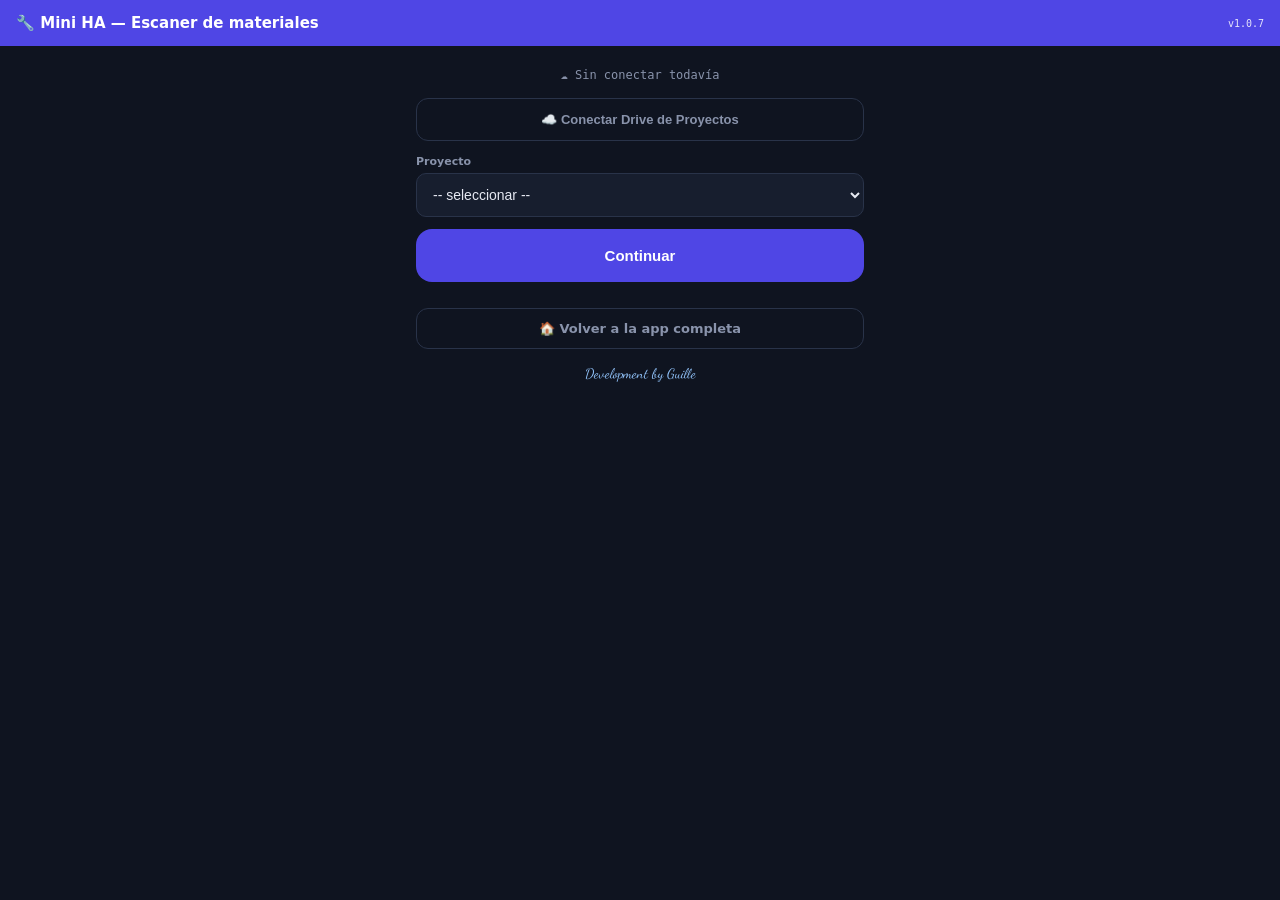
<file: escaner.html>
<!DOCTYPE html>
<html lang="es">
<head>
<meta charset="UTF-8">
<meta name="viewport" content="width=device-width, initial-scale=1.0, maximum-scale=1.0">
<title>Mini HA — Escaner de materiales</title>
<link rel="manifest" href="manifest-escaner.json">
<link rel="preconnect" href="https://fonts.googleapis.com">
<link rel="preconnect" href="https://fonts.gstatic.com" crossorigin>
<link rel="stylesheet" href="https://fonts.googleapis.com/css2?family=Dancing+Script:wght@700&display=swap">
<style>
  :root{
    --acc:#4f46e5; --acc-dark:#3730a3;
    --bg:#0f1420; --card:#171e2e; --border:#293349;
    --ink:#e6e9f2; --sub:#8993ab; --ok:#16a34a; --bad:#dc2626; --dev:#f59e0b; --sig:#93c5fd;
  }
  *{box-sizing:border-box;}
  body{margin:0; font-family:'Inter',system-ui,sans-serif; background:var(--bg); color:var(--ink);}
  .topbar{background:var(--acc); color:#fff; padding:14px 16px; display:flex; justify-content:space-between; align-items:center; position:sticky; top:0; z-index:5;}
  .topbar .name{font-weight:700; font-size:15px;}
  .topbar .ver{font-family:monospace; font-size:10px; opacity:.85;}
  .screen{display:none; flex-direction:column; padding:16px; max-width:480px; margin:0 auto;}
  .screen.on{display:flex;}

  .proybar{background:var(--card); border:1px solid var(--border); border-radius:12px; padding:10px 14px; margin-bottom:14px; display:flex; justify-content:space-between; align-items:center;}
  .proybar .pnom{font-weight:700; font-size:13px;}
  .proybar .pcambiar{font-size:11px; color:var(--sub); cursor:pointer; text-decoration:underline;}

  #reader{width:100%; aspect-ratio:1/1; background:#000; border-radius:16px; overflow:hidden; position:relative;}
  #reader video{width:100%; height:100%; object-fit:cover;}
  .marco{position:absolute; left:17%; right:17%; top:34%; bottom:34%; border:3px solid var(--dev); border-radius:8px; pointer-events:none;}
  .hint{text-align:center; color:var(--sub); font-size:12px; font-family:monospace; margin:10px 0 16px;}

  .manual{display:flex; gap:8px; margin-bottom:14px;}
  .manual input{flex:1; padding:12px; border-radius:10px; border:1.5px solid var(--border); font-size:14px; background:var(--card); color:var(--ink);}
  .manual button{padding:12px 16px; border-radius:10px; border:none; background:var(--acc); color:#fff; font-weight:600;}

  .prod-hit{background:var(--card); border:1px solid var(--border); border-radius:14px; padding:14px; margin-bottom:14px;}
  .prod-hit .cod{font-family:monospace; font-size:11px; color:var(--sub);}
  .prod-hit h3{margin:4px 0 0; font-size:16px; color:var(--ink);}
  .prod-hit .st{font-size:12px; color:var(--sub); margin-top:3px;}

  .fg{margin-bottom:12px;}
  .fg label{display:block; font-size:11px; color:var(--sub); font-weight:600; margin-bottom:5px;}
  .fg input, .fg select{width:100%; padding:12px; border-radius:10px; border:1.5px solid var(--border); font-size:14px; background:var(--card); color:var(--ink);}

  .bigbtn{padding:18px; border-radius:16px; border:none; color:#fff; font-weight:700; font-size:15px; margin-bottom:10px; cursor:pointer; width:100%;}
  .bigbtn.add{background:var(--acc);}
  .bigbtn.neu{background:#334155;}
  .ghostbtn{padding:13px; border-radius:12px; border:1.5px solid var(--border); background:transparent; color:var(--sub); font-weight:600; font-size:13px; cursor:pointer; width:100%;}

  .salir{margin-top:16px; padding:12px; border-radius:12px; border:1.5px solid var(--border); background:transparent; color:var(--sub); font-weight:700; font-size:13px; cursor:pointer; width:100%; text-align:center; text-decoration:none; display:block;}
  .signature{text-align:center; font-family:'Dancing Script',cursive; color:var(--sig); font-size:14px; padding:16px 0 6px;}
</style>
</head>
<body>

<div class="topbar"><span class="name">🔧 Mini HA — Escaner de materiales</span><span class="ver" id="verLabel">v1.0.0</span></div>

<!-- PANTALLA 0: elegir proyecto -->
<div class="screen on" id="s0">
  <div class="hint" id="driveStatusProy" style="margin-top:6px">☁️ Sin conectar todavía</div>
  <button class="ghostbtn" style="margin-bottom:14px" onclick="conectarProyectosManual()">☁️ Conectar Drive de Proyectos</button>
  <div class="fg"><label>Proyecto</label>
    <select id="sel-proyecto"><option value="">-- conectá Drive primero --</option></select>
  </div>
  <button class="bigbtn add" onclick="elegirProyecto()">Continuar</button>
  <a class="salir" href="index.html">🏠 Volver a la app completa</a>
  <div class="signature">Development by Guille</div>
</div>

<!-- PANTALLA 1: escaneo -->
<div class="screen" id="s1">
  <div class="proybar">
    <span class="pnom" id="proyActualNombre"></span>
    <span class="pcambiar" onclick="cambiarProyecto()">Cambiar</span>
  </div>

  <div id="reader"><div class="marco"></div></div>
  <div class="hint" id="camHint">Apuntá al código de barras del material</div>

  <div class="manual">
    <input id="manualEan" type="text" inputmode="numeric" placeholder="O ingresá el código manualmente">
    <button onclick="procesarCodigo(document.getElementById('manualEan').value.trim())">Ir</button>
  </div>
  <div class="hint" id="driveStatusStock">☁️ Stock: sin conectar</div>
  <button class="ghostbtn" onclick="conectarStock()">☁️ Conectar Drive (Stock)</button>
</div>

<!-- PANTALLA 2: material encontrado en stock -->
<div class="screen" id="s2">
  <div class="prod-hit">
    <div class="cod" id="s2cod"></div>
    <h3 id="s2nombre"></h3>
    <div class="st" id="s2stock"></div>
  </div>
  <div class="fg"><label>Cantidad usada</label><input id="f-cant" type="number" min="1" value="1" inputmode="numeric"></div>
  <button class="bigbtn add" onclick="confirmarUso()">✅ Registrar uso en el proyecto</button>
  <button class="ghostbtn" onclick="volverAEscanear()">Cancelar</button>
</div>

<!-- PANTALLA 2b: EAN no encontrado en stock de Logistica -->
<div class="screen" id="s2b">
  <div class="prod-hit">
    <div class="cod" id="s2bean"></div>
    <div class="st">No está en el stock de VSS Logística</div>
  </div>
  <div class="fg"><label>Nombre del material</label><input id="f-libre-nombre" placeholder="Ej: Tornillo autoperforante"></div>
  <div class="fg"><label>Cantidad usada</label><input id="f-libre-cant" type="number" min="1" value="1" inputmode="numeric"></div>
  <button class="bigbtn neu" onclick="confirmarUsoLibre()">Registrar como material libre</button>
  <div class="hint" style="margin-top:4px">Se agrega al proyecto sin descontar stock de Logística.</div>
  <button class="ghostbtn" onclick="volverAEscanear()">Cancelar</button>
</div>

<!-- PANTALLA 3: confirmación -->
<div class="screen" id="s3">
  <div class="prod-hit" style="border-color:var(--ok); border-width:1.5px;">
    <div class="cod">✓ Registrado</div>
    <h3 id="s3resumen"></h3>
  </div>
  <button class="bigbtn add" onclick="volverAEscanear()">Escanear otro</button>
</div>

<script src="https://accounts.google.com/gsi/client" async defer></script>
<script src="drive-sync.js"></script>
<script src="drive-sync-stock.js"></script>
<script>
const SKEY = 'mini-ha';
const APP_VERSION = '1.0.7';
document.getElementById('verLabel').textContent = 'v' + APP_VERSION;
if('serviceWorker' in navigator){ navigator.serviceWorker.register('sw.js'); }

function getDB(){
  try{ var d = JSON.parse(localStorage.getItem(SKEY)); return d || {}; }catch(e){ return {}; }
}
function saveDB(db){ localStorage.setItem(SKEY, JSON.stringify(db)); }
function genId(){ return 'x'+Date.now().toString(36)+Math.random().toString(36).slice(2,8); }
function nuevoUUID(){
  if(crypto.randomUUID) return crypto.randomUUID();
  return 'xxxxxxxx-xxxx-4xxx-yxxx-xxxxxxxxxxxx'.replace(/[xy]/g, function(c){
    var r = Math.random()*16|0, v = c==='x'?r:(r&0x3|0x8);
    return v.toString(16);
  });
}
function today(){
  var d=new Date();
  return d.getFullYear()+'-'+String(d.getMonth()+1).padStart(2,'0')+'-'+String(d.getDate()).padStart(2,'0');
}

// ---- Stock de Logistica (EAN -> componente) ----
function stockDe(db, cid){
  var st=0;
  (db.movimientos||[]).forEach(function(m){
    var mcid=m.cid||m.compId;
    if(mcid===cid) st += m.tipo==='Entrada' ? (parseFloat(m.cant)||0) : -(parseFloat(m.cant)||0);
  });
  return st;
}
function mergeStockRemoto(db, remote){
  if(!remote) return;
  db.componentes = db.componentes || [];
  db.movimientos = db.movimientos || [];
  db.config = db.config || {};
  var byId={}; db.componentes.forEach(function(c){byId[c.id]=c;});
  (remote.componentes||[]).forEach(function(rc){
    var local=byId[rc.id];
    if(!local){ db.componentes.push(rc); byId[rc.id]=rc; }
    else if((rc.lastModified||0) > (local.lastModified||0)){ Object.assign(local, rc); }
  });
  var movIds={}; db.movimientos.forEach(function(m){movIds[m.id]=true;});
  (remote.movimientos||[]).forEach(function(rm){
    if(!movIds[rm.id]){ db.movimientos.push(rm); movIds[rm.id]=true; }
  });
}
function stockBackupPayload(db){
  return {
    componentes: db.componentes||[],
    movimientos: db.movimientos||[],
    config: {
      destinosSalida: (db.config&&db.config.destinosSalida)||[],
      origenesEntrada: (db.config&&db.config.origenesEntrada)||[],
      motivosSalida: (db.config&&db.config.motivosSalida)||[]
    },
    updatedAt: Date.now()
  };
}

// Cache local liviano del stock de Logistica, separado del DB de Mini HA
var _stockLocal = { componentes: [], movimientos: [] };
function stockGetLocal(){
  try{ return JSON.parse(localStorage.getItem('vsslog_stock_cache'))||{componentes:[],movimientos:[]}; }catch(e){ return {componentes:[],movimientos:[]}; }
}
function stockSetLocal(db){ localStorage.setItem('vsslog_stock_cache', JSON.stringify(db)); }

// ---- Proyectos de Mini HA ----
function mergeProyectosRemoto(db, remoteProyectos){
  db.proyectosHA = db.proyectosHA || [];
  db.proyectosHA.forEach(function(p){ if(!p.lastModified) p.lastModified = 0; });
  var porUuid = {}, porId = {};
  db.proyectosHA.forEach(function(p){
    if(p.uuid) porUuid[p.uuid] = p;
    if(p.id!=null) porId[p.id] = p;
  });
  (remoteProyectos||[]).forEach(function(rp){
    var local = (rp.uuid && porUuid[rp.uuid]) || (rp.id!=null && porId[rp.id]);
    if(!local){
      if(!rp.uuid) rp.uuid = nuevoUUID();
      db.proyectosHA.push(rp);
      if(rp.uuid) porUuid[rp.uuid] = rp;
      if(rp.id!=null) porId[rp.id] = rp;
    } else {
      if(!local.uuid && rp.uuid) local.uuid = rp.uuid;
      if((rp.lastModified||0) > (local.lastModified||0)){
        var uuidLocal = local.uuid;
        Object.assign(local, rp);
        local.uuid = uuidLocal || rp.uuid;
      }
    }
  });
  // Deduplicar por si quedaron dos entradas para el mismo id (arrastradas de antes de este fix)
  var vistos = {}; var limpio = [];
  db.proyectosHA.forEach(function(p){
    var clave = p.uuid || ('id:'+p.id);
    if(vistos[clave]) return;
    vistos[clave] = true;
    limpio.push(p);
  });
  db.proyectosHA = limpio;
}

let eanActual = null;
let proyectoActual = null; // objeto proyecto (referencia dentro de db.proyectosHA local)
let barcodeDetector = null;
let scanLoopActive = false;

function mostrar(id){
  document.querySelectorAll('.screen').forEach(function(s){ s.classList.remove('on'); });
  document.getElementById(id).classList.add('on');
}

// ---- Paso 0: elegir proyecto ----
async function cargarProyectos(){
  var db = getDB();
  var sel = document.getElementById('sel-proyecto');
  var render = function(){
    var proys = (db.proyectosHA||[]).filter(function(p){ return p.estado==='En curso' || p.estado==='Pausado'; })
      .sort(function(a,b){ return (a.titulo||'').localeCompare(b.titulo||'','es'); });
    sel.innerHTML = '<option value="">-- seleccionar --</option>' +
      proys.map(function(p){ return '<option value="'+p.uuid+'">'+p.titulo+' ('+p.estado+')</option>'; }).join('');
  };
  render();
  if(typeof DriveSync!=='undefined'){
    DriveSync.init(async function(){
      document.getElementById('driveStatusProy').textContent='☁️ Proyectos: conectado';
      try{
        var remote = await DriveSync.bajarBackup();
        var dbNow = getDB();
        mergeProyectosRemoto(dbNow, remote && remote.proyectosHA);
        saveDB(dbNow);
        db = dbNow;
        render();
      }catch(e){ console.error('Error al bajar proyectos', e); }
    });
    // Solo intento silencioso (requiere token guardado de una conexion previa).
    // La primera conexion la dispara el boton "Conectar Drive de Proyectos" (conectarProyectosManual).
    DriveSync.conectar();
  }
}

function conectarProyectosManual(){
  if(typeof DriveSync==='undefined'){ alert('Módulo Drive no cargado.'); return; }
  document.getElementById('driveStatusProy').textContent='☁️ Conectando...';
  DriveSync.init(async function(){
    document.getElementById('driveStatusProy').textContent='☁️ Proyectos: conectado';
    try{
      var remote = await DriveSync.bajarBackup();
      var dbNow = getDB();
      mergeProyectosRemoto(dbNow, remote && remote.proyectosHA);
      saveDB(dbNow);
      var sel = document.getElementById('sel-proyecto');
      var proys = (dbNow.proyectosHA||[]).filter(function(p){ return p.estado==='En curso' || p.estado==='Pausado'; })
        .sort(function(a,b){ return (a.titulo||'').localeCompare(b.titulo||'','es'); });
      sel.innerHTML = '<option value="">-- seleccionar --</option>' +
        proys.map(function(p){ return '<option value="'+p.uuid+'">'+p.titulo+' ('+p.estado+')</option>'; }).join('');
    }catch(e){
      console.error('Error al bajar proyectos', e);
      document.getElementById('driveStatusProy').textContent='☁️ Error al sincronizar';
    }
  });
  // requestAccessToken con prompt de consentimiento -- necesita venir de un click directo
  DriveSync.conectar();
}

function elegirProyecto(){
  var uuid = document.getElementById('sel-proyecto').value;
  if(!uuid){ alert('Seleccioná un proyecto.'); return; }
  var db = getDB();
  proyectoActual = (db.proyectosHA||[]).find(function(p){ return p.uuid===uuid; });
  if(!proyectoActual){ alert('No se encontró el proyecto, probá reconectar.'); return; }
  document.getElementById('proyActualNombre').textContent = '📁 ' + proyectoActual.titulo;
  mostrar('s1');
  iniciarCamara();
  // Solo intento de reconexion silenciosa (token ya guardado de una conexion previa).
  // La primera conexion a Stock la hace el boton "Conectar Drive (Stock)" -- así no compite
  // con el permiso de la cámara por la misma interacción del usuario.
  if(typeof DriveSyncStock!=='undefined'){
    DriveSyncStock.init(async function(){
      document.getElementById('driveStatusStock').textContent='☁️ Stock: conectado';
      await refrescarStock();
    });
  }
}

function cambiarProyecto(){
  detenerCamara();
  eanActual = null;
  proyectoActual = null;
  mostrar('s0');
}

function volverAEscanear(){
  eanActual = null;
  document.getElementById('manualEan').value = '';
  mostrar('s1');
  iniciarCamara();
}

// ---- Conexion al stock de Logistica (boton explicito, primera vez) ----
async function conectarStock(){
  if(typeof DriveSyncStock==='undefined') return;
  document.getElementById('driveStatusStock').textContent='☁️ Conectando...';
  DriveSyncStock.init(async function(){
    document.getElementById('driveStatusStock').textContent='☁️ Stock: conectado';
    await refrescarStock();
  });
  DriveSyncStock.conectar();
}
async function refrescarStock(){
  if(typeof DriveSyncStock==='undefined' || !DriveSyncStock.conectado) return;
  try{
    var remote = await DriveSyncStock.bajarBackup();
    var local = stockGetLocal();
    mergeStockRemoto(local, remote);
    stockSetLocal(local);
    _stockLocal = local;
  }catch(e){ console.error('Error al refrescar stock', e); }
}

// ---- Escaneo ----
function procesarCodigo(ean){
  if(!ean) return;
  detenerCamara();
  eanActual = ean;
  var db = stockGetLocal();
  var comp = (db.componentes||[]).find(function(c){ return c.ean===ean; });
  if(comp){
    document.getElementById('s2cod').textContent = comp.codigo || ean;
    document.getElementById('s2nombre').textContent = comp.desc;
    document.getElementById('s2stock').textContent = 'Stock actual: ' + stockDe(db, comp.id) + ' ' + (comp.unidad||'u');
    mostrar('s2');
  } else {
    document.getElementById('s2bean').textContent = ean;
    mostrar('s2b');
  }
}

async function confirmarUso(){
  var cant = parseFloat(document.getElementById('f-cant').value) || 0;
  if(cant<=0){ alert('Ingresá una cantidad válida.'); return; }
  var stockDb = stockGetLocal();
  var comp = (stockDb.componentes||[]).find(function(c){ return c.ean===eanActual; });
  if(!comp) return;

  var movId = null;

  // 1) Descontar del stock de Logistica (Salida)
  if(typeof DriveSyncStock!=='undefined' && DriveSyncStock.conectado){
    try{
      var remoteStock = await DriveSyncStock.bajarBackup();
      var db2 = stockGetLocal();
      mergeStockRemoto(db2, remoteStock);
      db2.movimientos = db2.movimientos || [];
      movId = genId();
      db2.movimientos.push({ id:movId, cid:comp.id, tipo:'Salida manual', cant:cant, fecha:today(), nota:'Escaneo desde Mini HA', destino:(proyectoActual?proyectoActual.titulo:'Mini HA'), estadoMat:'N' });
      stockSetLocal(db2);
      await DriveSyncStock.subirBackup(stockBackupPayload(db2));
    }catch(e){
      console.error('Error al descontar stock', e);
      alert('No se pudo descontar del stock de Logística (sin conexión). El uso en el proyecto igual se va a registrar.');
      movId = null;
    }
  } else {
    alert('Drive de Stock no conectado — no se pudo descontar. El uso en el proyecto igual se va a registrar.');
  }

  // 2) Registrar uso en el proyecto de Mini HA, con el vinculo al movimiento de Logistica (si se creo)
  await registrarMaterialEnProyecto({ compId: comp.id, cant: cant, notas: 'Escaneo EAN', nombreLibre: comp.desc, logisticaMovId: movId, logisticaEan: eanActual });

  document.getElementById('s3resumen').textContent = '📦 ' + cant + ' ' + (comp.unidad||'u') + ' · ' + comp.desc + ' → ' + (proyectoActual?proyectoActual.titulo:'');
  mostrar('s3');
}

async function confirmarUsoLibre(){
  var nombre = (document.getElementById('f-libre-nombre').value||'').trim();
  var cant = parseFloat(document.getElementById('f-libre-cant').value) || 0;
  if(!nombre){ alert('Ingresá el nombre del material.'); return; }
  if(cant<=0){ alert('Ingresá una cantidad válida.'); return; }
  await registrarMaterialEnProyecto({ nombreLibre: nombre, cant: cant, notas: 'Escaneo EAN (sin stock Logística)' });
  document.getElementById('s3resumen').textContent = '📦 ' + cant + ' · ' + nombre + ' → ' + (proyectoActual?proyectoActual.titulo:'');
  mostrar('s3');
}

async function registrarMaterialEnProyecto(mat){
  var localDb = getDB();
  var baseDb = localDb;
  if(typeof DriveSync!=='undefined' && DriveSync.conectado){
    try{
      var remote = await DriveSync.bajarBackup();
      if(remote && typeof remote==='object' && Object.keys(remote).length){
        baseDb = remote; // partimos del backup completo de Drive, no de la copia parcial del celu
        mergeProyectosRemoto(baseDb, localDb.proyectosHA); // por si el celu tiene algo local que Drive no tiene
      }
    }catch(e){ console.error('Error al refrescar antes de guardar', e); }
  }
  var p = (baseDb.proyectosHA||[]).find(function(x){ return x.uuid===proyectoActual.uuid; });
  if(!p){ alert('El proyecto ya no está disponible, volvé a elegirlo.'); cambiarProyecto(); return; }
  p.materiales = p.materiales || [];
  p.materiales.push(mat);
  p.lastModified = Date.now();
  proyectoActual = p;
  saveDB(baseDb);
  if(typeof DriveSync!=='undefined' && DriveSync.conectado){
    try{ await DriveSync.subirBackup(baseDb); }catch(e){ console.error('Error al subir proyecto actualizado', e); }
  }
}

// ---- Cámara: BarcodeDetector nativo (Chrome/Android). Fallback: input manual. ----
async function iniciarCamara(){
  const hint = document.getElementById('camHint');
  if(!('BarcodeDetector' in window)){
    hint.textContent = 'Tu navegador no soporta lectura automática — usá el código manual abajo';
    return;
  }
  try{
    barcodeDetector = new BarcodeDetector({ formats: ['ean_13','ean_8','upc_a','upc_e','code_128'] });
    const stream = await navigator.mediaDevices.getUserMedia({ video: { facingMode: 'environment' } });
    const reader = document.getElementById('reader');
    let video = reader.querySelector('video');
    if(!video){ video = document.createElement('video'); video.autoplay = true; video.muted = true; video.playsInline = true; reader.prepend(video); }
    video.srcObject = stream;
    scanLoopActive = true;
    loopEscaneo(video);
  }catch(e){
    console.error('Camara error', e);
    hint.textContent = 'No se pudo abrir la cámara — usá el código manual abajo';
  }
}
async function loopEscaneo(video){
  if(!scanLoopActive) return;
  try{
    const codes = await barcodeDetector.detect(video);
    if(codes.length){ procesarCodigo(codes[0].rawValue); return; }
  }catch(e){ /* frame sin lectura, seguir intentando */ }
  requestAnimationFrame(() => loopEscaneo(video));
}
function detenerCamara(){
  scanLoopActive = false;
  const video = document.querySelector('#reader video');
  if(video && video.srcObject){ video.srcObject.getTracks().forEach(function(t){t.stop();}); }
}

cargarProyectos();
</script>
</body>
</html>
</file>
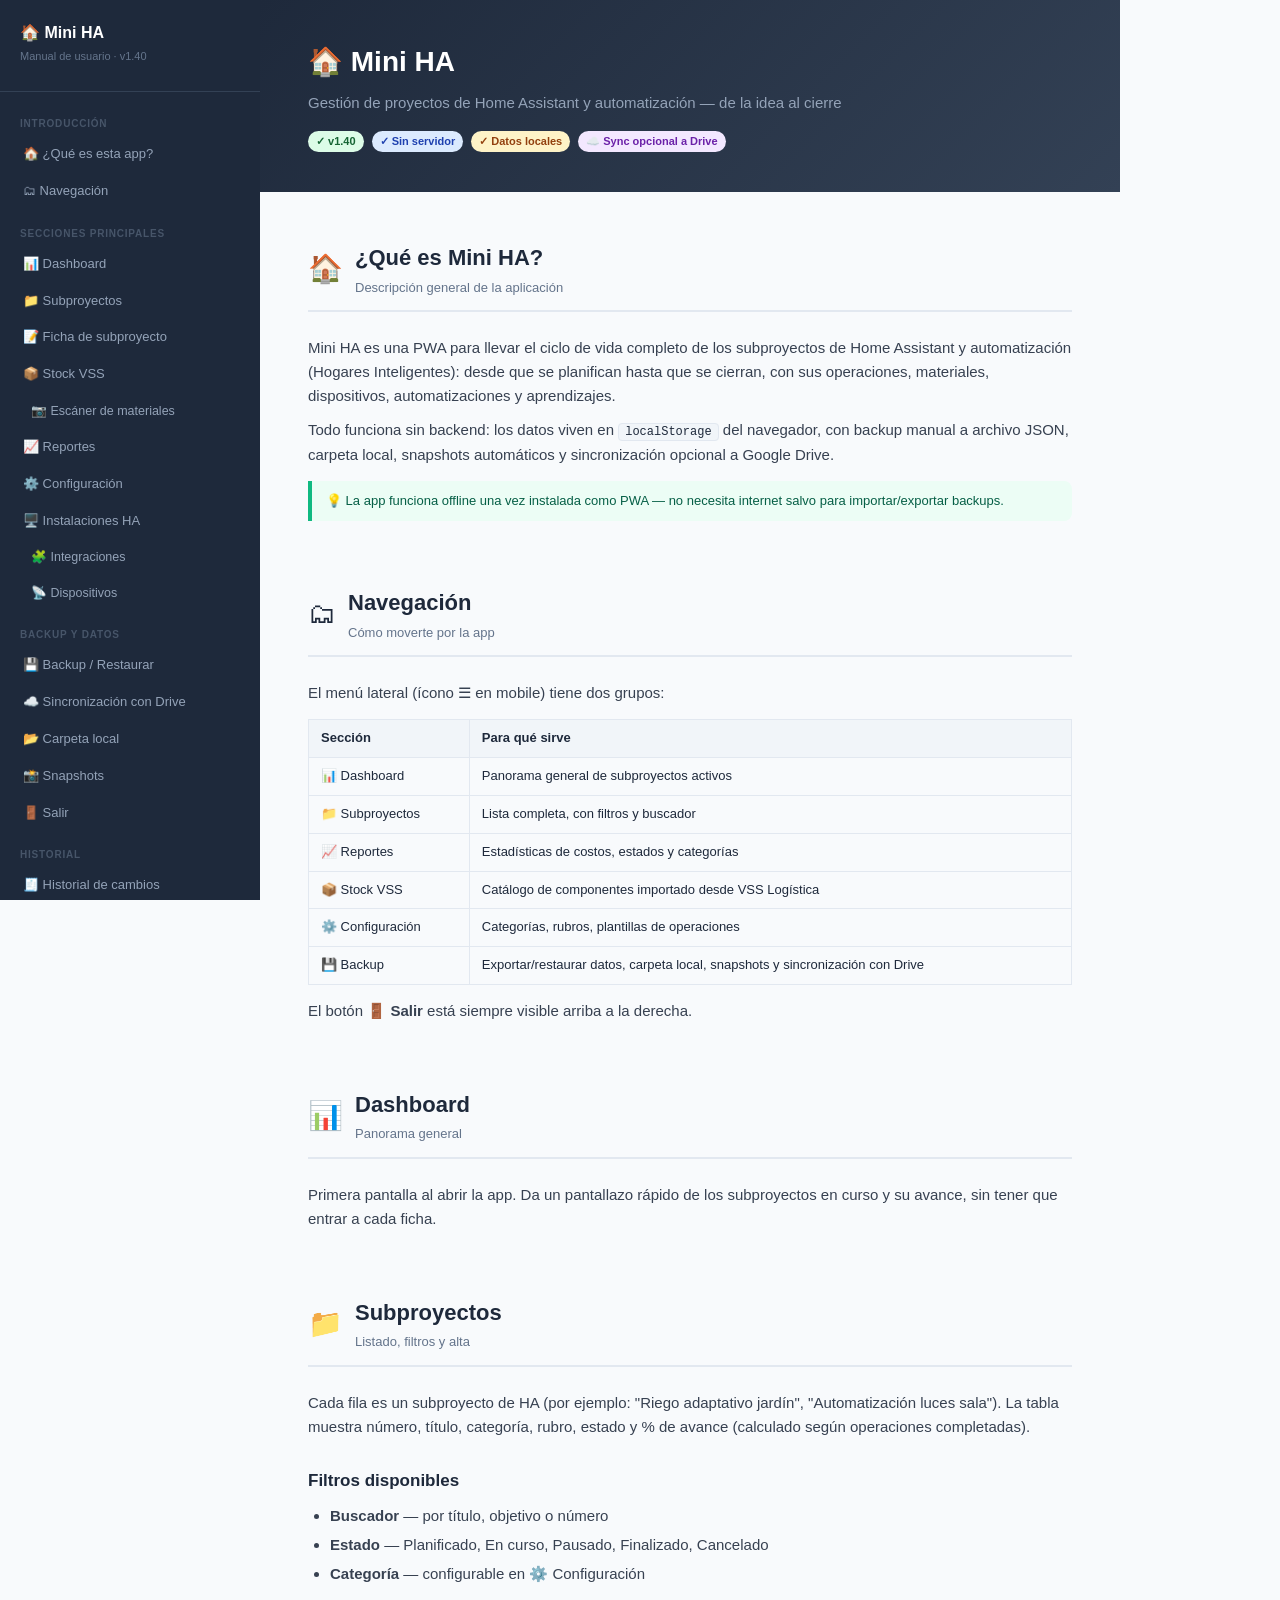
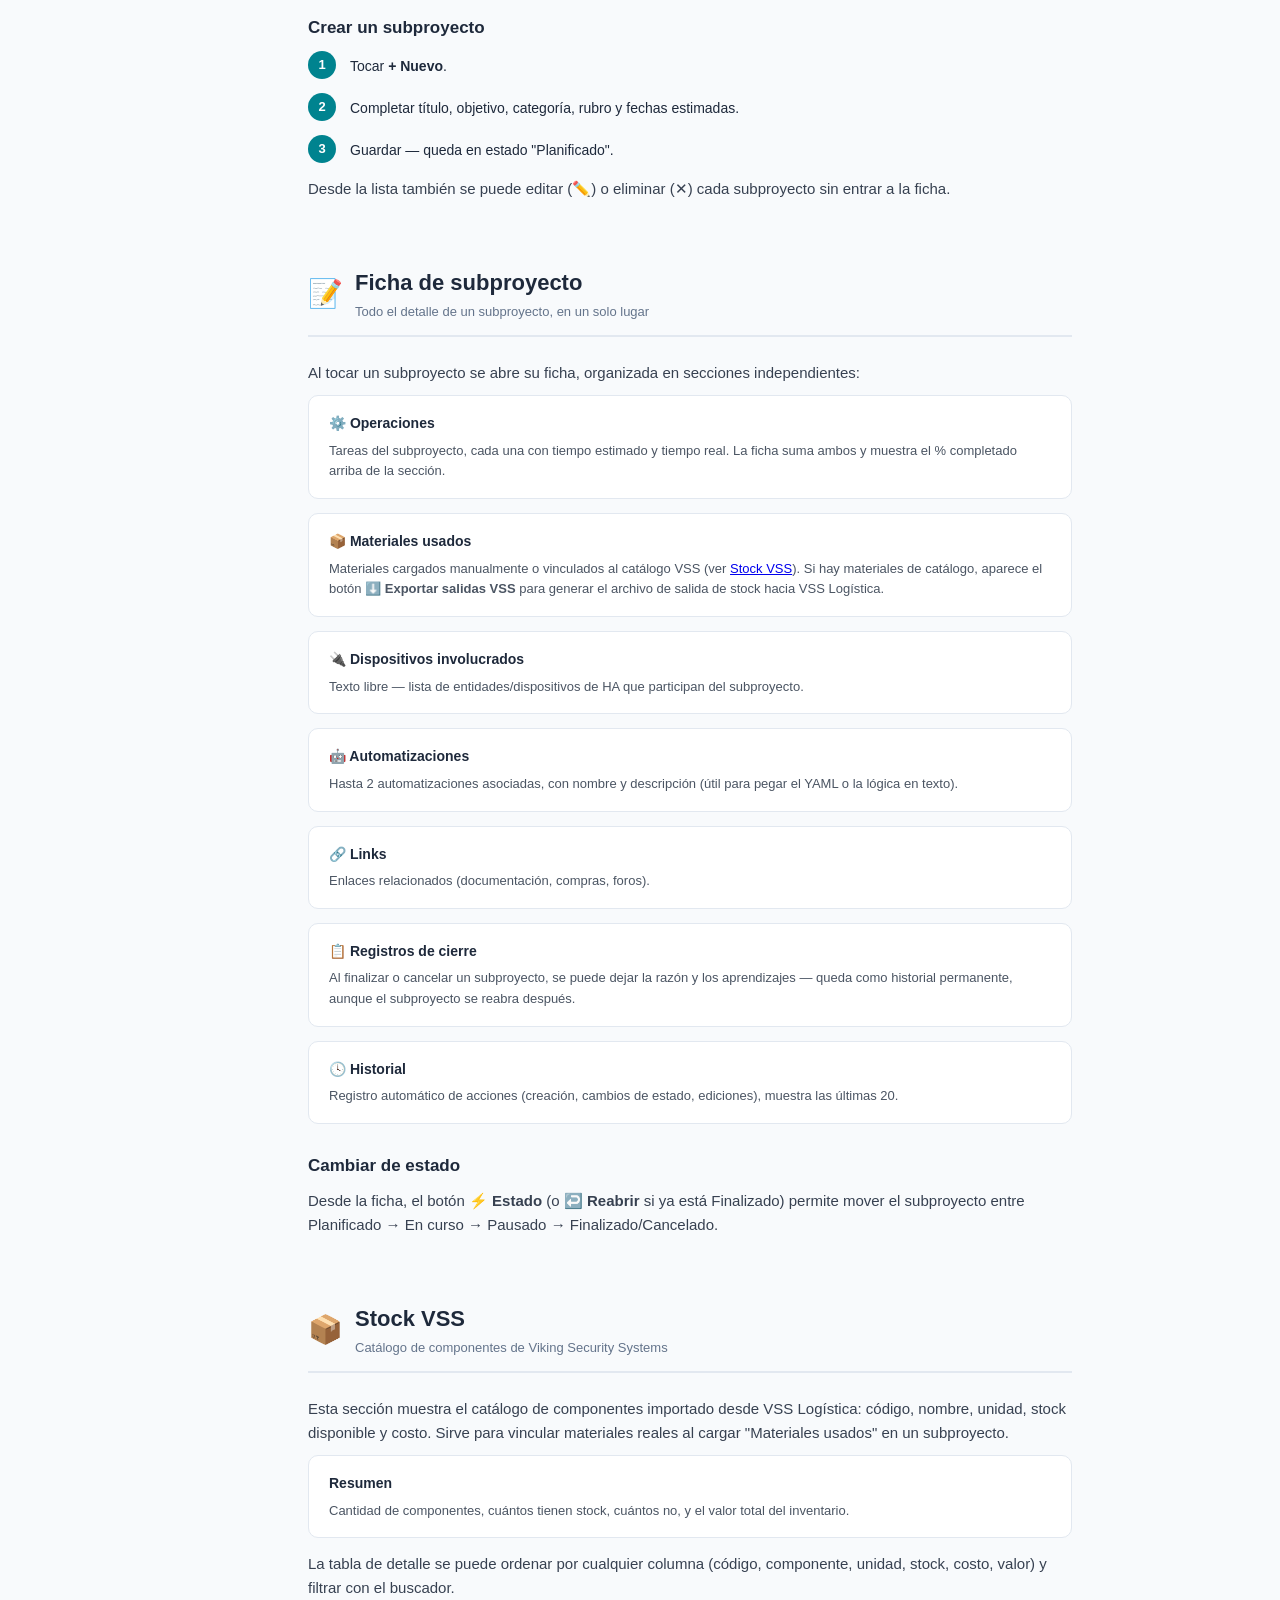
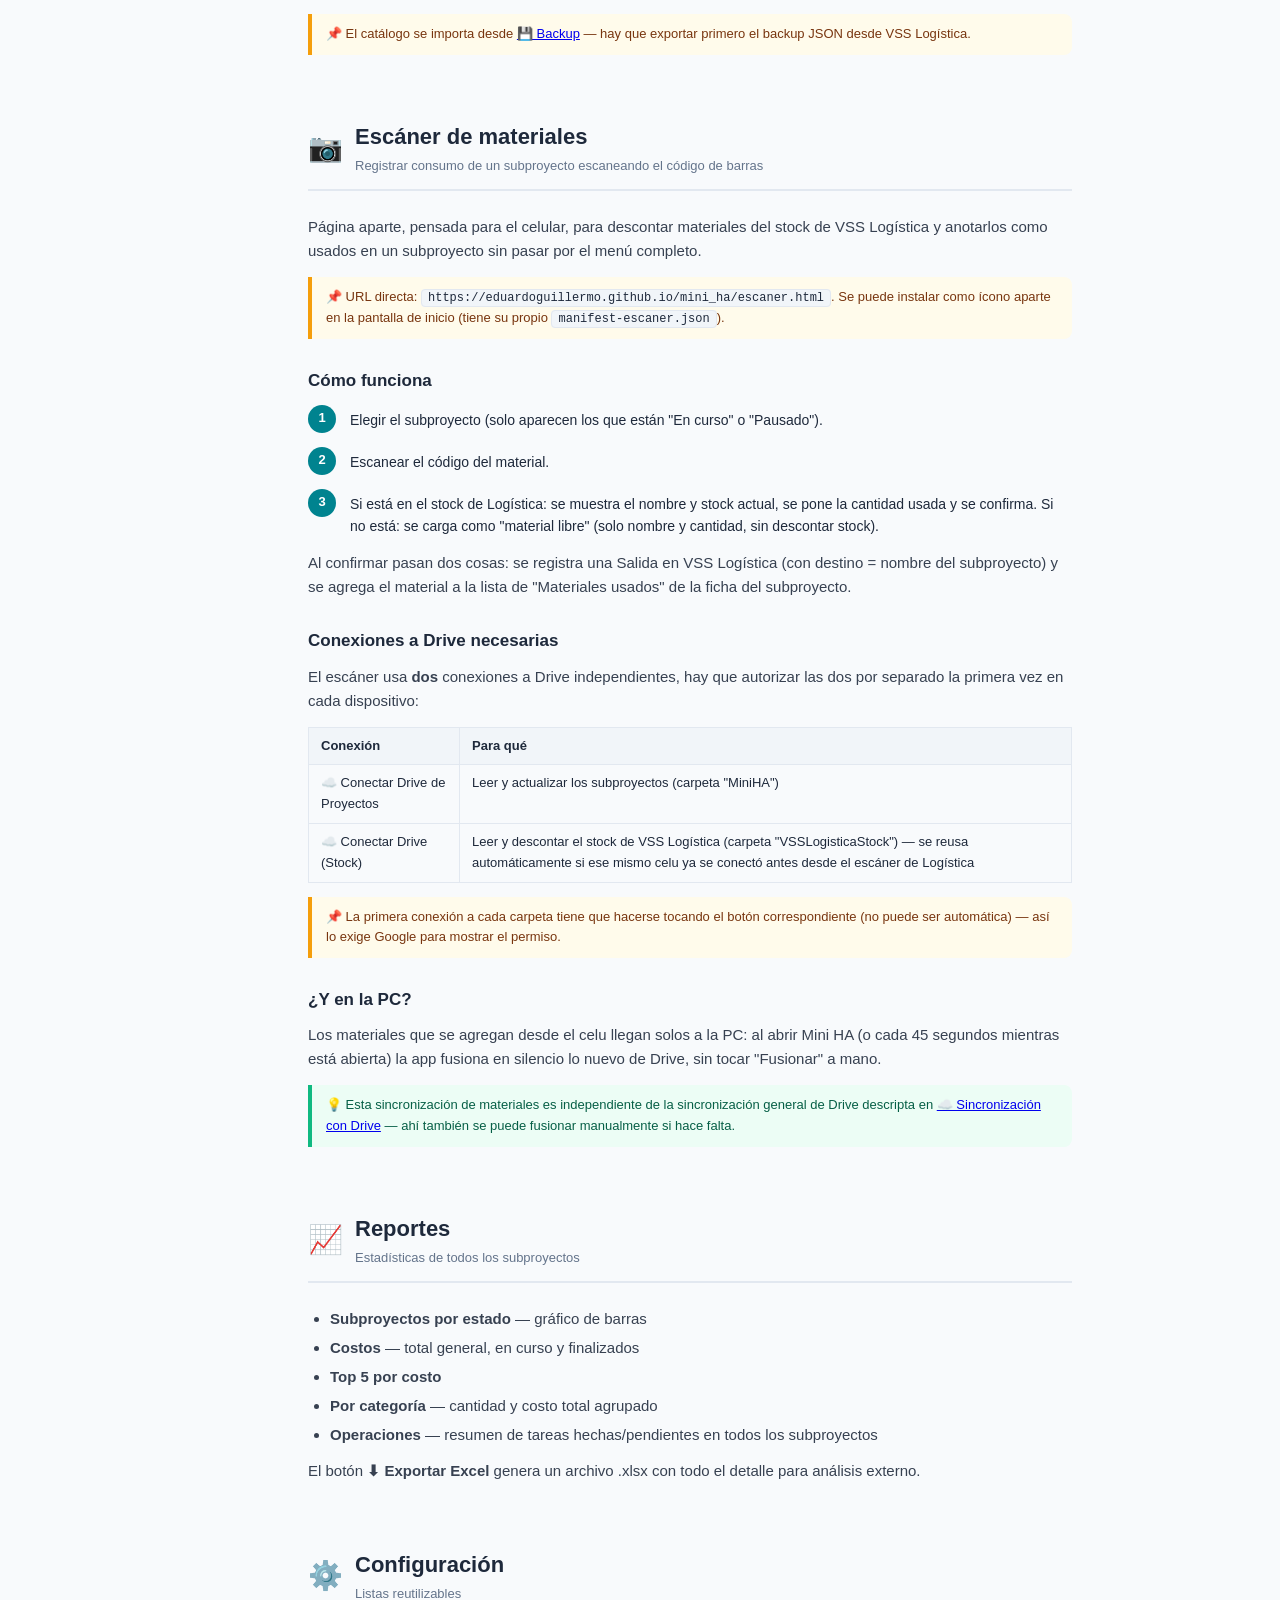
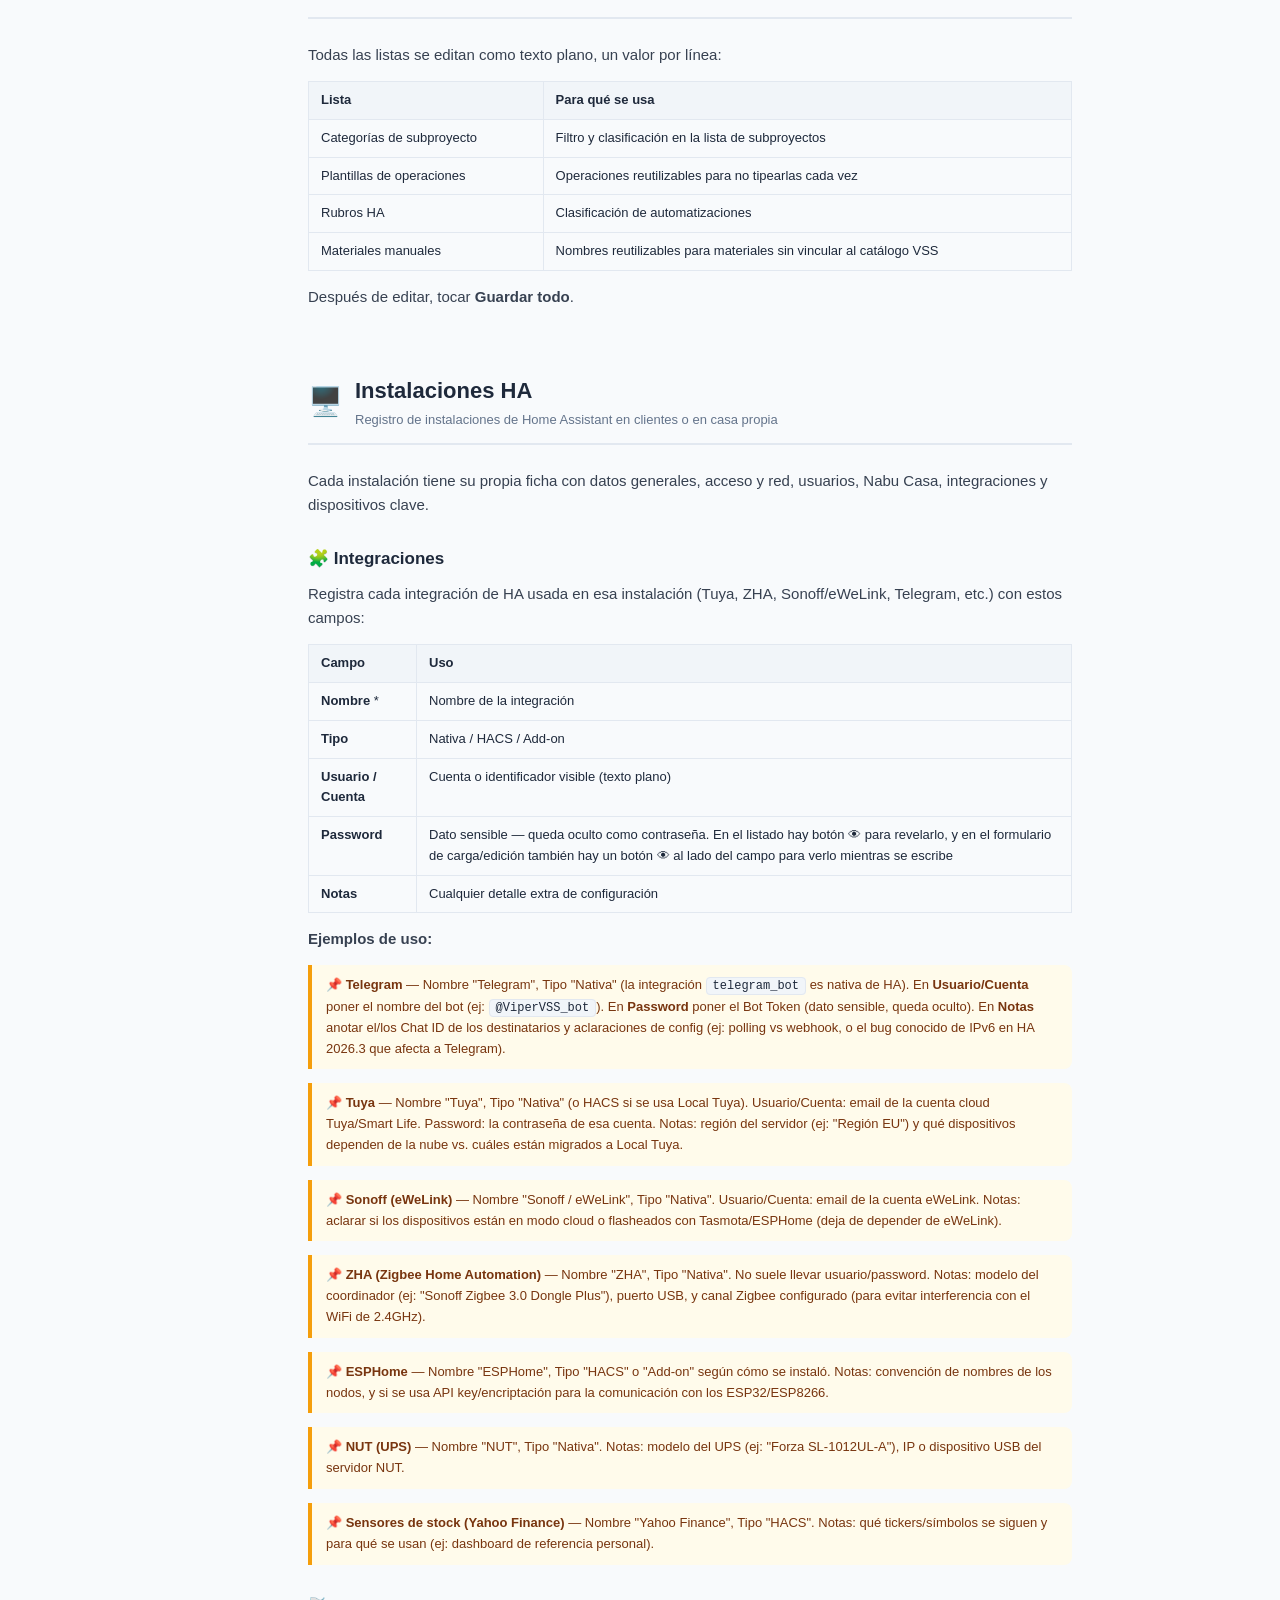
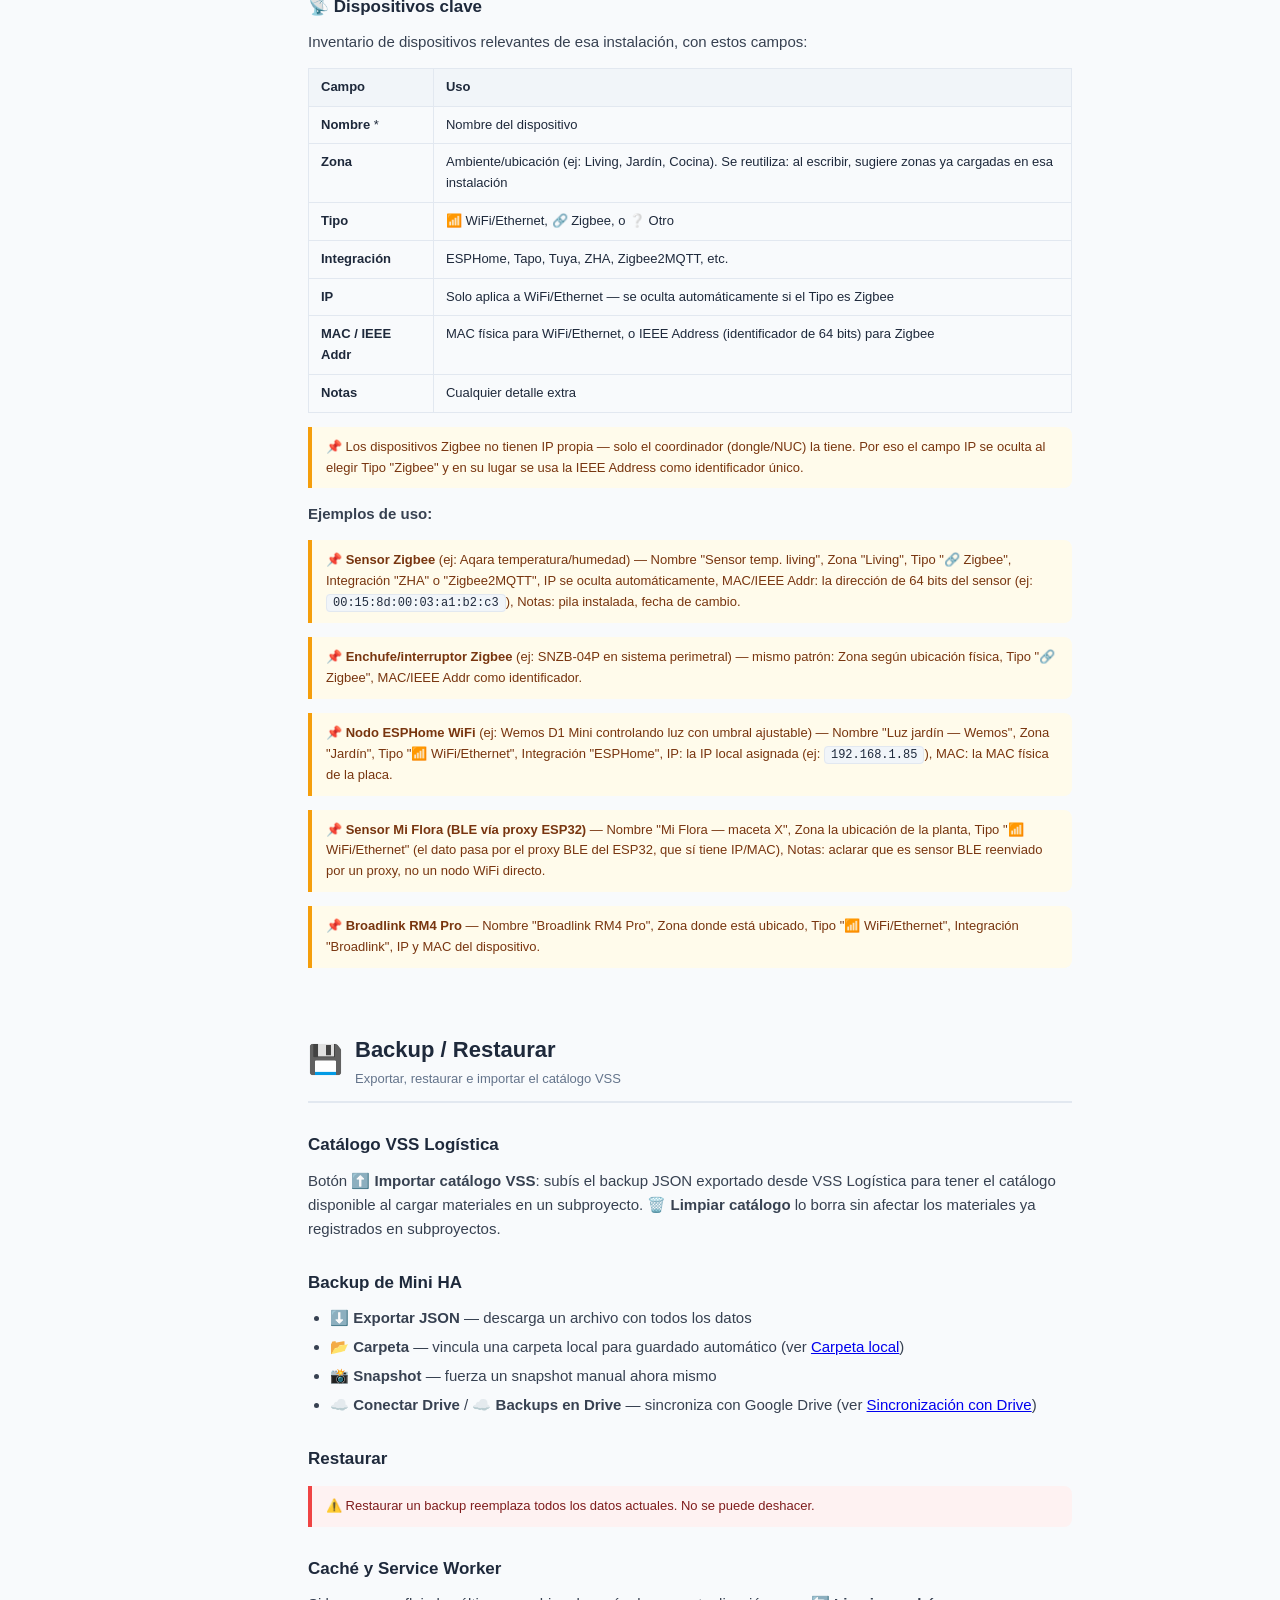
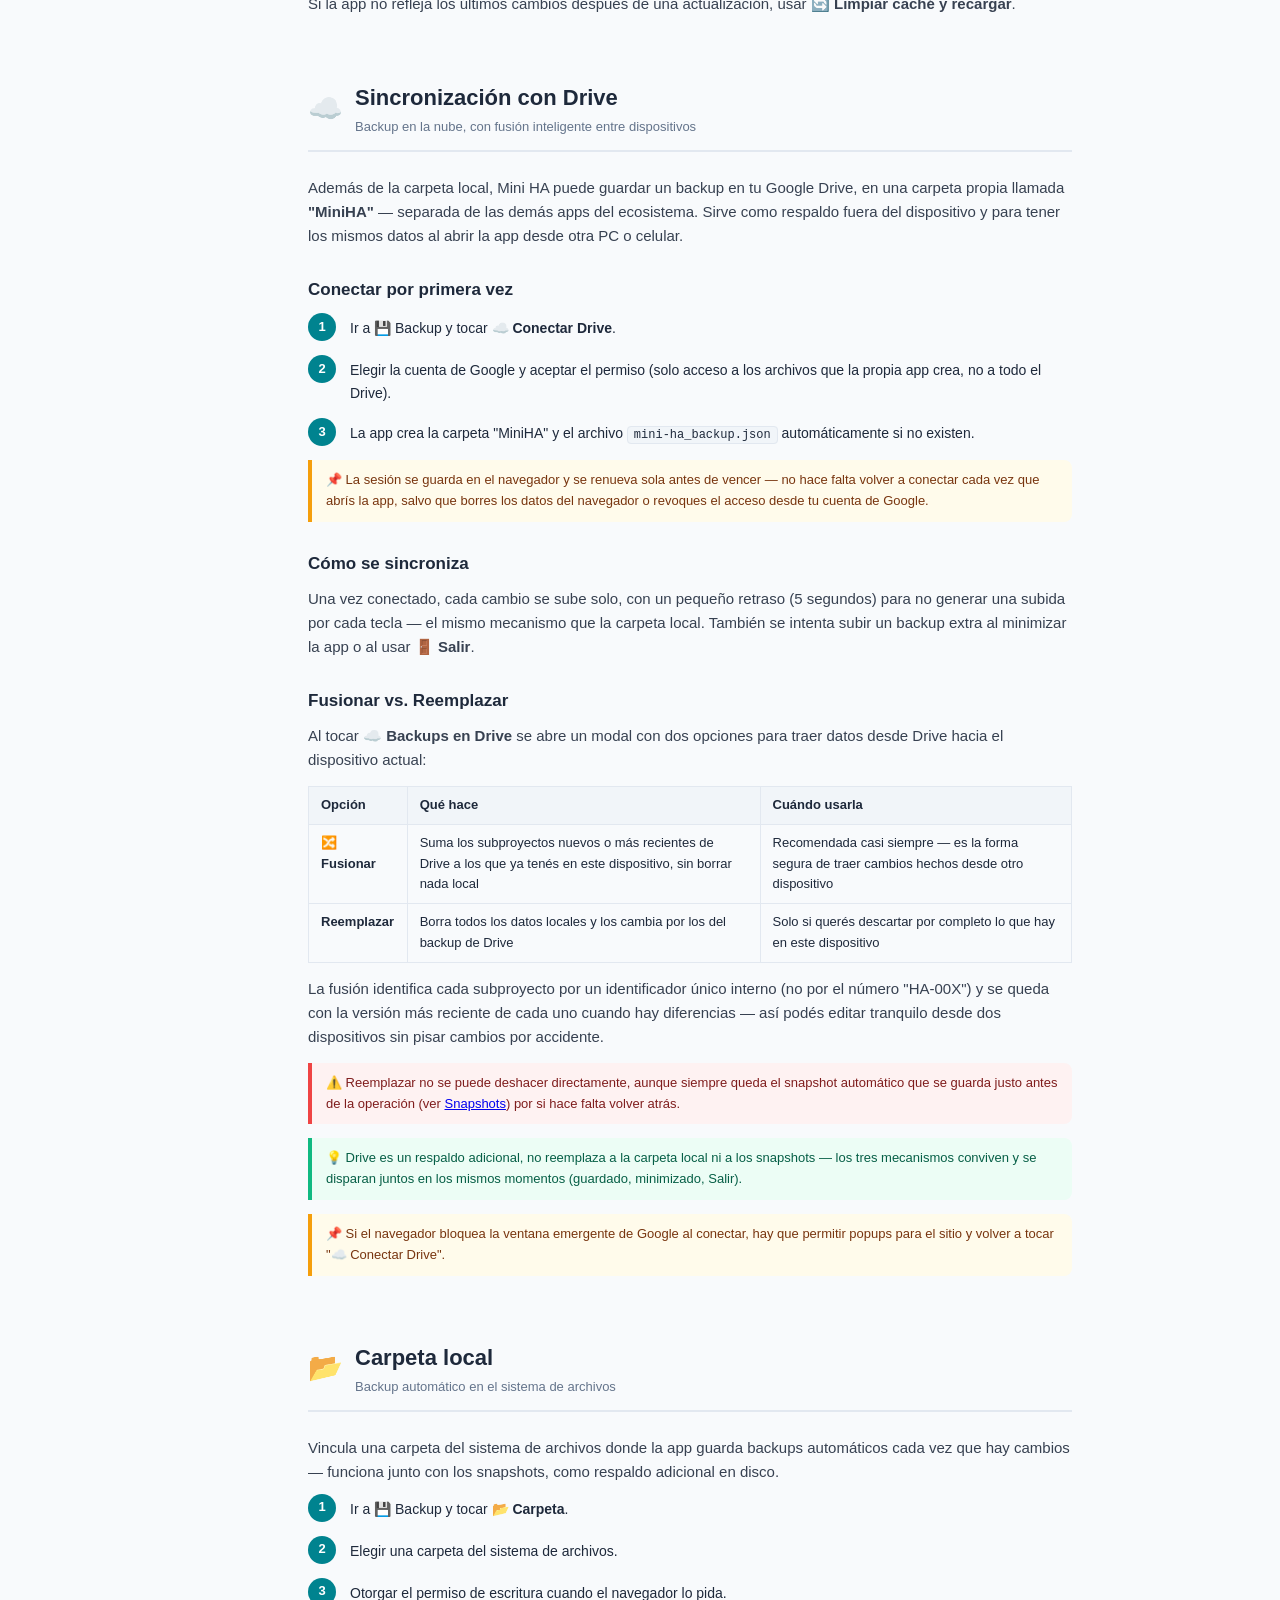
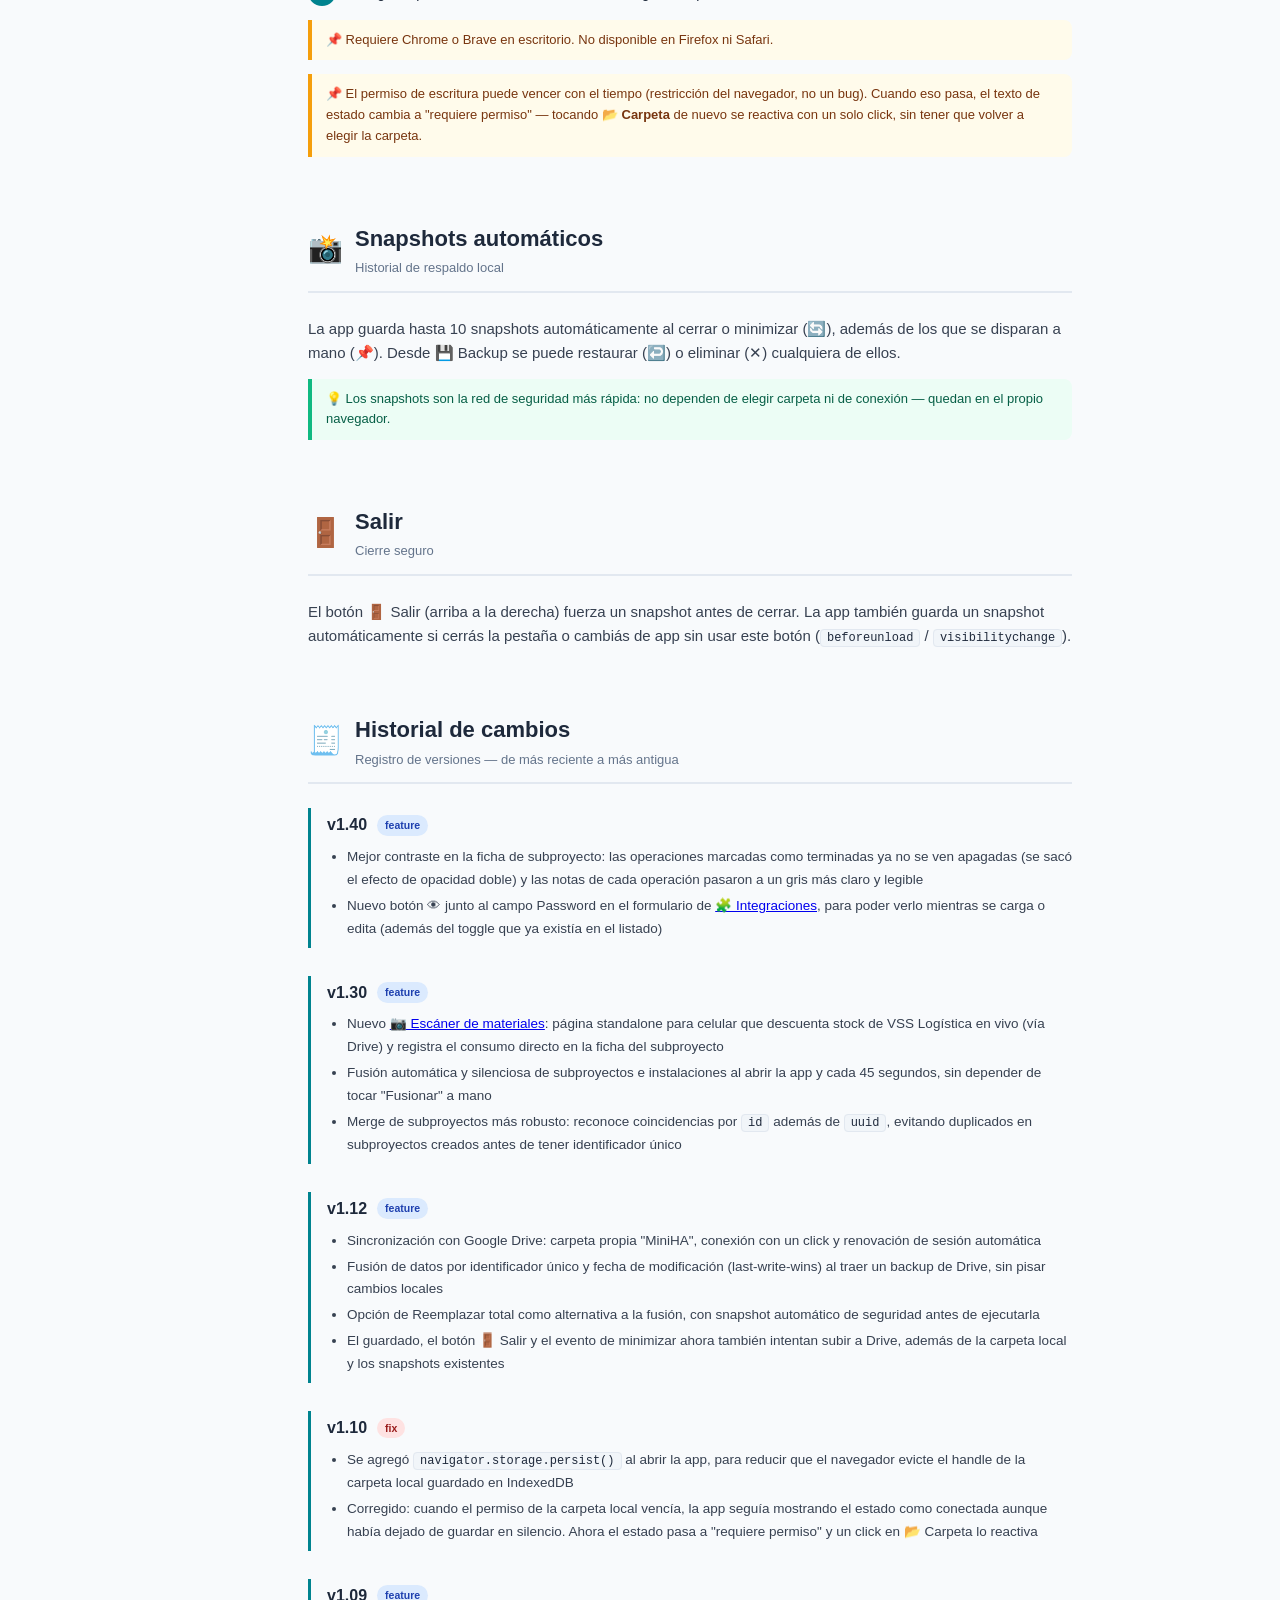
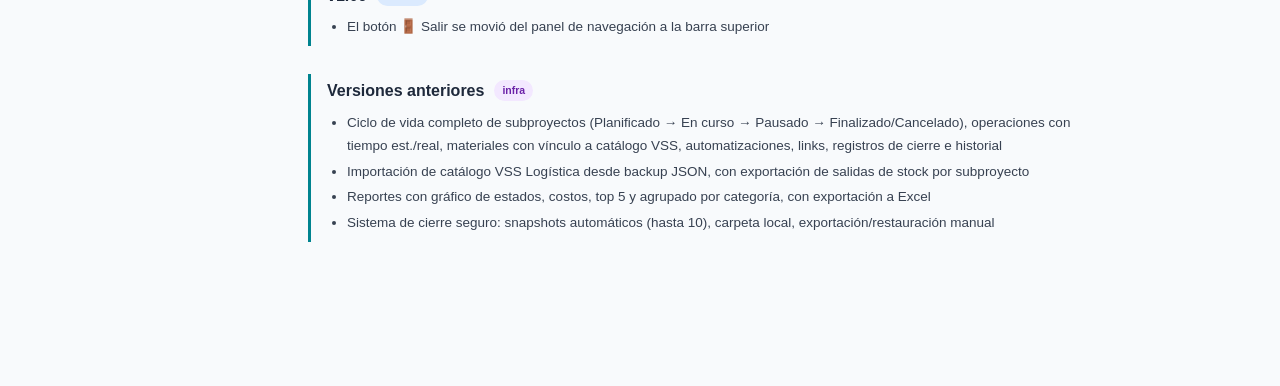
<file: instructivo.html>
<!DOCTYPE html>
<html lang="es">
<head>
<meta charset="UTF-8">
<meta name="viewport" content="width=device-width, initial-scale=1.0">
<title>Mini HA · Manual de Usuario</title>
<style>
  :root {
    --primary: #00838f;
    --primary-light: #e0f7fa;
    --green: #10b981;
    --green-light: #ecfdf5;
    --amber: #f59e0b;
    --amber-light: #fffbeb;
    --red: #ef4444;
    --red-light: #fef2f2;
    --teal: #0f766e;
    --teal-light: #f0fdfa;
    --blue: #0284c7;
    --blue-light: #f0f9ff;
    --purple: #a855f7;
    --text: #1e293b;
    --muted: #64748b;
    --border: #e2e8f0;
    --bg: #f8fafc;
    --card: #ffffff;
    --sidebar-w: 260px;
  }
  * { box-sizing: border-box; margin: 0; padding: 0; }
  body { font-family: -apple-system, BlinkMacSystemFont, 'Segoe UI', sans-serif; background: var(--bg); color: var(--text); font-size: 15px; line-height: 1.6; }

  .layout { display: flex; min-height: 100vh; }
  .sidebar {
    width: var(--sidebar-w);
    background: #1e293b;
    color: #cbd5e1;
    position: fixed;
    top: 0; left: 0; bottom: 0;
    overflow-y: auto;
    padding: 0 0 32px 0;
    z-index: 100;
  }
  .sidebar-logo {
    padding: 20px 20px 16px;
    border-bottom: 1px solid #334155;
    margin-bottom: 8px;
  }
  .sidebar-logo h1 { font-size: 16px; font-weight: 700; color: white; }
  .sidebar-logo p { font-size: 11px; color: #64748b; margin-top: 2px; }
  .sidebar a {
    display: flex; align-items: center; gap: 8px;
    padding: 8px 20px;
    color: #94a3b8;
    text-decoration: none;
    font-size: 13px;
    border-left: 3px solid transparent;
    transition: all .15s;
  }
  .sidebar a:hover, .sidebar a.active {
    color: white;
    background: #0f172a;
    border-left-color: var(--primary);
  }
  .sidebar .section-label {
    font-size: 10px;
    font-weight: 700;
    text-transform: uppercase;
    letter-spacing: .8px;
    color: #475569;
    padding: 16px 20px 4px;
  }
  .content {
    margin-left: var(--sidebar-w);
    flex: 1;
    max-width: 860px;
    padding: 40px 48px 80px;
  }

  .section { margin-bottom: 64px; scroll-margin-top: 24px; }
  .section-header {
    display: flex; align-items: center; gap: 12px;
    border-bottom: 2px solid var(--border);
    padding-bottom: 12px;
    margin-bottom: 24px;
  }
  .section-icon { font-size: 28px; }
  .section-title { font-size: 22px; font-weight: 700; color: var(--text); }
  .section-subtitle { font-size: 13px; color: var(--muted); margin-top: 2px; }

  h2 { font-size: 17px; font-weight: 700; margin: 28px 0 10px; color: var(--text); }
  h3 { font-size: 15px; font-weight: 600; margin: 20px 0 8px; color: var(--text); }
  p { margin-bottom: 10px; color: #374151; }
  ul, ol { padding-left: 22px; margin-bottom: 12px; }
  li { margin-bottom: 5px; color: #374151; }

  .card {
    background: var(--card);
    border: 1px solid var(--border);
    border-radius: 10px;
    padding: 16px 20px;
    margin-bottom: 14px;
  }
  .card-title { font-weight: 700; font-size: 14px; margin-bottom: 6px; }
  .card-body { font-size: 13px; color: #4b5563; }

  .note {
    background: var(--amber-light);
    border-left: 4px solid var(--amber);
    border-radius: 0 8px 8px 0;
    padding: 10px 14px;
    margin: 14px 0;
    font-size: 13px;
    color: #78350f;
  }
  .tip {
    background: var(--green-light);
    border-left: 4px solid var(--green);
    border-radius: 0 8px 8px 0;
    padding: 10px 14px;
    margin: 14px 0;
    font-size: 13px;
    color: #065f46;
  }
  .warning {
    background: var(--red-light);
    border-left: 4px solid var(--red);
    border-radius: 0 8px 8px 0;
    padding: 10px 14px;
    margin: 14px 0;
    font-size: 13px;
    color: #7f1d1d;
  }
  .info {
    background: var(--blue-light);
    border-left: 4px solid var(--blue);
    border-radius: 0 8px 8px 0;
    padding: 10px 14px;
    margin: 14px 0;
    font-size: 13px;
    color: #0c4a6e;
  }

  table { width: 100%; border-collapse: collapse; margin: 14px 0; font-size: 13px; }
  th { background: #f1f5f9; padding: 8px 12px; text-align: left; font-weight: 600; border: 1px solid var(--border); }
  td { padding: 8px 12px; border: 1px solid var(--border); vertical-align: top; }
  tr:nth-child(even) { background: #f8fafc; }

  .badge {
    display: inline-flex; align-items: center; gap: 4px;
    font-size: 11px; font-weight: 700;
    padding: 2px 8px;
    border-radius: 20px;
    white-space: nowrap;
  }
  .badge-green { background: #dcfce7; color: #166534; }
  .badge-blue  { background: #dbeafe; color: #1e40af; }
  .badge-amber { background: #fef3c7; color: #92400e; }
  .badge-red   { background: #fee2e2; color: #991b1b; }
  .badge-purple{ background: #f3e8ff; color: #6b21a8; }

  code {
    background: #f1f5f9;
    border: 1px solid var(--border);
    border-radius: 4px;
    padding: 1px 6px;
    font-family: 'Courier New', monospace;
    font-size: 12px;
    color: #1e293b;
  }
  pre {
    background: #0f172a;
    color: #e2e8f0;
    border-radius: 8px;
    padding: 14px 16px;
    font-size: 12px;
    font-family: 'Courier New', monospace;
    overflow-x: auto;
    margin: 12px 0;
  }

  .steps { counter-reset: step; }
  .step {
    display: flex; gap: 14px;
    margin-bottom: 14px;
    align-items: flex-start;
  }
  .step-num {
    counter-increment: step;
    min-width: 28px; height: 28px;
    background: var(--primary);
    color: white;
    border-radius: 50%;
    display: flex; align-items: center; justify-content: center;
    font-size: 13px; font-weight: 700;
    flex-shrink: 0;
  }
  .step-body { padding-top: 4px; font-size: 14px; }

  .hero {
    background: linear-gradient(135deg, #1e293b 0%, #334155 100%);
    color: white;
    padding: 40px 48px;
    margin: -40px -48px 48px;
  }
  .hero h1 { font-size: 28px; font-weight: 800; }
  .hero p { color: #94a3b8; margin-top: 6px; font-size: 15px; }
  .hero-badges { display: flex; gap: 8px; margin-top: 16px; flex-wrap: wrap; }

  .changelog-entry { border-left: 3px solid var(--primary); padding: 4px 0 4px 16px; margin-bottom: 28px; }
  .changelog-version { display: flex; align-items: center; gap: 10px; margin-bottom: 8px; flex-wrap: wrap; }
  .changelog-version .v-num { font-size: 16px; font-weight: 700; color: var(--text); }
  .changelog-list { margin: 0; padding-left: 20px; font-size: 13.5px; color: #4b5563; line-height: 1.7; }
  .changelog-list li { margin-bottom: 3px; }
  .changelog-tag { display: inline-block; font-size: 10.5px; font-weight: 700; padding: 2px 8px; border-radius: 999px; margin-right: 4px; }
  .tag-feature { background: #dbeafe; color: #1e40af; }
  .tag-fix { background: #fee2e2; color: #991b1b; }
  .tag-infra { background: #f3e8ff; color: #6b21a8; }
  .tag-docs { background: #fef3c7; color: #92400e; }

  @media (max-width: 768px) {
    .sidebar { display: none; }
    .content { margin-left: 0; padding: 20px 16px; }
    .hero { margin: -20px -16px 32px; padding: 24px 16px; }
  }
</style>
</head>
<body>

<div class="layout">

<nav class="sidebar">
  <div class="sidebar-logo">
    <h1>🏠 Mini HA</h1>
    <p>Manual de usuario · v1.40</p>
  </div>

  <div class="section-label">Introducción</div>
  <a href="#intro">🏠 ¿Qué es esta app?</a>
  <a href="#navegacion">🗂 Navegación</a>

  <div class="section-label">Secciones principales</div>
  <a href="#dashboard">📊 Dashboard</a>
  <a href="#subproyectos">📁 Subproyectos</a>
  <a href="#ficha">📝 Ficha de subproyecto</a>
  <a href="#stock">📦 Stock VSS</a>
  <a href="#escaner" style="padding-left:28px;font-size:12.5px">📷 Escáner de materiales</a>
  <a href="#reportes">📈 Reportes</a>
  <a href="#config">⚙️ Configuración</a>
  <a href="#instalaciones">🖥️ Instalaciones HA</a>
  <a href="#instalaciones-integraciones" style="padding-left:28px;font-size:12.5px">🧩 Integraciones</a>
  <a href="#instalaciones-dispositivos" style="padding-left:28px;font-size:12.5px">📡 Dispositivos</a>

  <div class="section-label">Backup y datos</div>
  <a href="#backup">💾 Backup / Restaurar</a>
  <a href="#drive">☁️ Sincronización con Drive</a>
  <a href="#carpeta">📂 Carpeta local</a>
  <a href="#snapshots">📸 Snapshots</a>
  <a href="#salir">🚪 Salir</a>

  <div class="section-label">Historial</div>
  <a href="#changelog">🧾 Historial de cambios</a>
</nav>

<main class="content">

  <div class="hero">
    <h1>🏠 Mini HA</h1>
    <p>Gestión de proyectos de Home Assistant y automatización — de la idea al cierre</p>
    <div class="hero-badges">
      <span class="badge badge-green">✓ v1.40</span>
      <span class="badge badge-blue">✓ Sin servidor</span>
      <span class="badge badge-amber">✓ Datos locales</span>
      <span class="badge badge-purple">☁️ Sync opcional a Drive</span>
    </div>
  </div>

  <!-- INTRO -->
  <section class="section" id="intro">
    <div class="section-header">
      <span class="section-icon">🏠</span>
      <div>
        <div class="section-title">¿Qué es Mini HA?</div>
        <div class="section-subtitle">Descripción general de la aplicación</div>
      </div>
    </div>
    <p>Mini HA es una PWA para llevar el ciclo de vida completo de los subproyectos de Home Assistant y automatización (Hogares Inteligentes): desde que se planifican hasta que se cierran, con sus operaciones, materiales, dispositivos, automatizaciones y aprendizajes.</p>
    <p>Todo funciona sin backend: los datos viven en <code>localStorage</code> del navegador, con backup manual a archivo JSON, carpeta local, snapshots automáticos y sincronización opcional a Google Drive.</p>
    <div class="tip">💡 La app funciona offline una vez instalada como PWA — no necesita internet salvo para importar/exportar backups.</div>
  </section>

  <!-- NAVEGACION -->
  <section class="section" id="navegacion">
    <div class="section-header">
      <span class="section-icon">🗂</span>
      <div>
        <div class="section-title">Navegación</div>
        <div class="section-subtitle">Cómo moverte por la app</div>
      </div>
    </div>
    <p>El menú lateral (ícono ☰ en mobile) tiene dos grupos:</p>
    <table>
      <tr><th>Sección</th><th>Para qué sirve</th></tr>
      <tr><td>📊 Dashboard</td><td>Panorama general de subproyectos activos</td></tr>
      <tr><td>📁 Subproyectos</td><td>Lista completa, con filtros y buscador</td></tr>
      <tr><td>📈 Reportes</td><td>Estadísticas de costos, estados y categorías</td></tr>
      <tr><td>📦 Stock VSS</td><td>Catálogo de componentes importado desde VSS Logística</td></tr>
      <tr><td>⚙️ Configuración</td><td>Categorías, rubros, plantillas de operaciones</td></tr>
      <tr><td>💾 Backup</td><td>Exportar/restaurar datos, carpeta local, snapshots y sincronización con Drive</td></tr>
    </table>
    <p>El botón <strong>🚪 Salir</strong> está siempre visible arriba a la derecha.</p>
  </section>

  <!-- DASHBOARD -->
  <section class="section" id="dashboard">
    <div class="section-header">
      <span class="section-icon">📊</span>
      <div>
        <div class="section-title">Dashboard</div>
        <div class="section-subtitle">Panorama general</div>
      </div>
    </div>
    <p>Primera pantalla al abrir la app. Da un pantallazo rápido de los subproyectos en curso y su avance, sin tener que entrar a cada ficha.</p>
  </section>

  <!-- SUBPROYECTOS -->
  <section class="section" id="subproyectos">
    <div class="section-header">
      <span class="section-icon">📁</span>
      <div>
        <div class="section-title">Subproyectos</div>
        <div class="section-subtitle">Listado, filtros y alta</div>
      </div>
    </div>
    <p>Cada fila es un subproyecto de HA (por ejemplo: "Riego adaptativo jardín", "Automatización luces sala"). La tabla muestra número, título, categoría, rubro, estado y % de avance (calculado según operaciones completadas).</p>
    <h2>Filtros disponibles</h2>
    <ul>
      <li><strong>Buscador</strong> — por título, objetivo o número</li>
      <li><strong>Estado</strong> — Planificado, En curso, Pausado, Finalizado, Cancelado</li>
      <li><strong>Categoría</strong> — configurable en ⚙️ Configuración</li>
    </ul>
    <h2>Crear un subproyecto</h2>
    <div class="steps">
      <div class="step"><div class="step-num">1</div><div class="step-body">Tocar <strong>+ Nuevo</strong>.</div></div>
      <div class="step"><div class="step-num">2</div><div class="step-body">Completar título, objetivo, categoría, rubro y fechas estimadas.</div></div>
      <div class="step"><div class="step-num">3</div><div class="step-body">Guardar — queda en estado "Planificado".</div></div>
    </div>
    <p>Desde la lista también se puede editar (✏️) o eliminar (✕) cada subproyecto sin entrar a la ficha.</p>
  </section>

  <!-- FICHA -->
  <section class="section" id="ficha">
    <div class="section-header">
      <span class="section-icon">📝</span>
      <div>
        <div class="section-title">Ficha de subproyecto</div>
        <div class="section-subtitle">Todo el detalle de un subproyecto, en un solo lugar</div>
      </div>
    </div>
    <p>Al tocar un subproyecto se abre su ficha, organizada en secciones independientes:</p>

    <div class="card">
      <div class="card-title">⚙️ Operaciones</div>
      <div class="card-body">Tareas del subproyecto, cada una con tiempo estimado y tiempo real. La ficha suma ambos y muestra el % completado arriba de la sección.</div>
    </div>
    <div class="card">
      <div class="card-title">📦 Materiales usados</div>
      <div class="card-body">Materiales cargados manualmente o vinculados al catálogo VSS (ver <a href="#stock">Stock VSS</a>). Si hay materiales de catálogo, aparece el botón <strong>⬇️ Exportar salidas VSS</strong> para generar el archivo de salida de stock hacia VSS Logística.</div>
    </div>
    <div class="card">
      <div class="card-title">🔌 Dispositivos involucrados</div>
      <div class="card-body">Texto libre — lista de entidades/dispositivos de HA que participan del subproyecto.</div>
    </div>
    <div class="card">
      <div class="card-title">🤖 Automatizaciones</div>
      <div class="card-body">Hasta 2 automatizaciones asociadas, con nombre y descripción (útil para pegar el YAML o la lógica en texto).</div>
    </div>
    <div class="card">
      <div class="card-title">🔗 Links</div>
      <div class="card-body">Enlaces relacionados (documentación, compras, foros).</div>
    </div>
    <div class="card">
      <div class="card-title">📋 Registros de cierre</div>
      <div class="card-body">Al finalizar o cancelar un subproyecto, se puede dejar la razón y los aprendizajes — queda como historial permanente, aunque el subproyecto se reabra después.</div>
    </div>
    <div class="card">
      <div class="card-title">🕓 Historial</div>
      <div class="card-body">Registro automático de acciones (creación, cambios de estado, ediciones), muestra las últimas 20.</div>
    </div>

    <h2>Cambiar de estado</h2>
    <p>Desde la ficha, el botón <strong>⚡ Estado</strong> (o <strong>↩️ Reabrir</strong> si ya está Finalizado) permite mover el subproyecto entre Planificado → En curso → Pausado → Finalizado/Cancelado.</p>
  </section>

  <!-- STOCK VSS -->
  <section class="section" id="stock">
    <div class="section-header">
      <span class="section-icon">📦</span>
      <div>
        <div class="section-title">Stock VSS</div>
        <div class="section-subtitle">Catálogo de componentes de Viking Security Systems</div>
      </div>
    </div>
    <p>Esta sección muestra el catálogo de componentes importado desde VSS Logística: código, nombre, unidad, stock disponible y costo. Sirve para vincular materiales reales al cargar "Materiales usados" en un subproyecto.</p>
    <div class="card">
      <div class="card-title">Resumen</div>
      <div class="card-body">Cantidad de componentes, cuántos tienen stock, cuántos no, y el valor total del inventario.</div>
    </div>
    <p>La tabla de detalle se puede ordenar por cualquier columna (código, componente, unidad, stock, costo, valor) y filtrar con el buscador.</p>
    <div class="note">📌 El catálogo se importa desde <a href="#backup">💾 Backup</a> — hay que exportar primero el backup JSON desde VSS Logística.</div>
  </section>

  <!-- ESCANER DE MATERIALES -->
  <section class="section" id="escaner">
    <div class="section-header">
      <span class="section-icon">📷</span>
      <div>
        <div class="section-title">Escáner de materiales</div>
        <div class="section-subtitle">Registrar consumo de un subproyecto escaneando el código de barras</div>
      </div>
    </div>
    <p>Página aparte, pensada para el celular, para descontar materiales del stock de VSS Logística y anotarlos como usados en un subproyecto sin pasar por el menú completo.</p>
    <div class="note">📌 URL directa: <code>https://eduardoguillermo.github.io/mini_ha/escaner.html</code>. Se puede instalar como ícono aparte en la pantalla de inicio (tiene su propio <code>manifest-escaner.json</code>).</div>

    <h2>Cómo funciona</h2>
    <div class="steps">
      <div class="step"><div class="step-num">1</div><div class="step-body">Elegir el subproyecto (solo aparecen los que están "En curso" o "Pausado").</div></div>
      <div class="step"><div class="step-num">2</div><div class="step-body">Escanear el código del material.</div></div>
      <div class="step"><div class="step-num">3</div><div class="step-body">Si está en el stock de Logística: se muestra el nombre y stock actual, se pone la cantidad usada y se confirma. Si no está: se carga como "material libre" (solo nombre y cantidad, sin descontar stock).</div></div>
    </div>
    <p>Al confirmar pasan dos cosas: se registra una Salida en VSS Logística (con destino = nombre del subproyecto) y se agrega el material a la lista de "Materiales usados" de la ficha del subproyecto.</p>

    <h2>Conexiones a Drive necesarias</h2>
    <p>El escáner usa <strong>dos</strong> conexiones a Drive independientes, hay que autorizar las dos por separado la primera vez en cada dispositivo:</p>
    <table>
      <tr><th>Conexión</th><th>Para qué</th></tr>
      <tr><td>☁️ Conectar Drive de Proyectos</td><td>Leer y actualizar los subproyectos (carpeta "MiniHA")</td></tr>
      <tr><td>☁️ Conectar Drive (Stock)</td><td>Leer y descontar el stock de VSS Logística (carpeta "VSSLogisticaStock") — se reusa automáticamente si ese mismo celu ya se conectó antes desde el escáner de Logística</td></tr>
    </table>
    <div class="note">📌 La primera conexión a cada carpeta tiene que hacerse tocando el botón correspondiente (no puede ser automática) — así lo exige Google para mostrar el permiso.</div>

    <h2>¿Y en la PC?</h2>
    <p>Los materiales que se agregan desde el celu llegan solos a la PC: al abrir Mini HA (o cada 45 segundos mientras está abierta) la app fusiona en silencio lo nuevo de Drive, sin tocar "Fusionar" a mano.</p>
    <div class="tip">💡 Esta sincronización de materiales es independiente de la sincronización general de Drive descripta en <a href="#drive">☁️ Sincronización con Drive</a> — ahí también se puede fusionar manualmente si hace falta.</div>
  </section>

  <!-- REPORTES -->
  <section class="section" id="reportes">
    <div class="section-header">
      <span class="section-icon">📈</span>
      <div>
        <div class="section-title">Reportes</div>
        <div class="section-subtitle">Estadísticas de todos los subproyectos</div>
      </div>
    </div>
    <ul>
      <li><strong>Subproyectos por estado</strong> — gráfico de barras</li>
      <li><strong>Costos</strong> — total general, en curso y finalizados</li>
      <li><strong>Top 5 por costo</strong></li>
      <li><strong>Por categoría</strong> — cantidad y costo total agrupado</li>
      <li><strong>Operaciones</strong> — resumen de tareas hechas/pendientes en todos los subproyectos</li>
    </ul>
    <p>El botón <strong>⬇ Exportar Excel</strong> genera un archivo .xlsx con todo el detalle para análisis externo.</p>
  </section>

  <!-- CONFIG -->
  <section class="section" id="config">
    <div class="section-header">
      <span class="section-icon">⚙️</span>
      <div>
        <div class="section-title">Configuración</div>
        <div class="section-subtitle">Listas reutilizables</div>
      </div>
    </div>
    <p>Todas las listas se editan como texto plano, un valor por línea:</p>
    <table>
      <tr><th>Lista</th><th>Para qué se usa</th></tr>
      <tr><td>Categorías de subproyecto</td><td>Filtro y clasificación en la lista de subproyectos</td></tr>
      <tr><td>Plantillas de operaciones</td><td>Operaciones reutilizables para no tipearlas cada vez</td></tr>
      <tr><td>Rubros HA</td><td>Clasificación de automatizaciones</td></tr>
      <tr><td>Materiales manuales</td><td>Nombres reutilizables para materiales sin vincular al catálogo VSS</td></tr>
    </table>
    <p>Después de editar, tocar <strong>Guardar todo</strong>.</p>
  </section>

  <!-- INSTALACIONES HA -->
  <section class="section" id="instalaciones">
    <div class="section-header">
      <span class="section-icon">🖥️</span>
      <div>
        <div class="section-title">Instalaciones HA</div>
        <div class="section-subtitle">Registro de instalaciones de Home Assistant en clientes o en casa propia</div>
      </div>
    </div>
    <p>Cada instalación tiene su propia ficha con datos generales, acceso y red, usuarios, Nabu Casa, integraciones y dispositivos clave.</p>

    <h2 id="instalaciones-integraciones">🧩 Integraciones</h2>
    <p>Registra cada integración de HA usada en esa instalación (Tuya, ZHA, Sonoff/eWeLink, Telegram, etc.) con estos campos:</p>
    <table>
      <tr><th>Campo</th><th>Uso</th></tr>
      <tr><td><strong>Nombre</strong> *</td><td>Nombre de la integración</td></tr>
      <tr><td><strong>Tipo</strong></td><td>Nativa / HACS / Add-on</td></tr>
      <tr><td><strong>Usuario / Cuenta</strong></td><td>Cuenta o identificador visible (texto plano)</td></tr>
      <tr><td><strong>Password</strong></td><td>Dato sensible — queda oculto como contraseña. En el listado hay botón 👁 para revelarlo, y en el formulario de carga/edición también hay un botón 👁 al lado del campo para verlo mientras se escribe</td></tr>
      <tr><td><strong>Notas</strong></td><td>Cualquier detalle extra de configuración</td></tr>
    </table>
    <p><strong>Ejemplos de uso:</strong></p>
    <div class="note">📌 <strong>Telegram</strong> — Nombre "Telegram", Tipo "Nativa" (la integración <code>telegram_bot</code> es nativa de HA). En <strong>Usuario/Cuenta</strong> poner el nombre del bot (ej: <code>@ViperVSS_bot</code>). En <strong>Password</strong> poner el Bot Token (dato sensible, queda oculto). En <strong>Notas</strong> anotar el/los Chat ID de los destinatarios y aclaraciones de config (ej: polling vs webhook, o el bug conocido de IPv6 en HA 2026.3 que afecta a Telegram).</div>
    <div class="note">📌 <strong>Tuya</strong> — Nombre "Tuya", Tipo "Nativa" (o HACS si se usa Local Tuya). Usuario/Cuenta: email de la cuenta cloud Tuya/Smart Life. Password: la contraseña de esa cuenta. Notas: región del servidor (ej: "Región EU") y qué dispositivos dependen de la nube vs. cuáles están migrados a Local Tuya.</div>
    <div class="note">📌 <strong>Sonoff (eWeLink)</strong> — Nombre "Sonoff / eWeLink", Tipo "Nativa". Usuario/Cuenta: email de la cuenta eWeLink. Notas: aclarar si los dispositivos están en modo cloud o flasheados con Tasmota/ESPHome (deja de depender de eWeLink).</div>
    <div class="note">📌 <strong>ZHA (Zigbee Home Automation)</strong> — Nombre "ZHA", Tipo "Nativa". No suele llevar usuario/password. Notas: modelo del coordinador (ej: "Sonoff Zigbee 3.0 Dongle Plus"), puerto USB, y canal Zigbee configurado (para evitar interferencia con el WiFi de 2.4GHz).</div>
    <div class="note">📌 <strong>ESPHome</strong> — Nombre "ESPHome", Tipo "HACS" o "Add-on" según cómo se instaló. Notas: convención de nombres de los nodos, y si se usa API key/encriptación para la comunicación con los ESP32/ESP8266.</div>
    <div class="note">📌 <strong>NUT (UPS)</strong> — Nombre "NUT", Tipo "Nativa". Notas: modelo del UPS (ej: "Forza SL-1012UL-A"), IP o dispositivo USB del servidor NUT.</div>
    <div class="note">📌 <strong>Sensores de stock (Yahoo Finance)</strong> — Nombre "Yahoo Finance", Tipo "HACS". Notas: qué tickers/símbolos se siguen y para qué se usan (ej: dashboard de referencia personal).</div>

    <h2 id="instalaciones-dispositivos">📡 Dispositivos clave</h2>
    <p>Inventario de dispositivos relevantes de esa instalación, con estos campos:</p>
    <table>
      <tr><th>Campo</th><th>Uso</th></tr>
      <tr><td><strong>Nombre</strong> *</td><td>Nombre del dispositivo</td></tr>
      <tr><td><strong>Zona</strong></td><td>Ambiente/ubicación (ej: Living, Jardín, Cocina). Se reutiliza: al escribir, sugiere zonas ya cargadas en esa instalación</td></tr>
      <tr><td><strong>Tipo</strong></td><td>📶 WiFi/Ethernet, 🔗 Zigbee, o ❔ Otro</td></tr>
      <tr><td><strong>Integración</strong></td><td>ESPHome, Tapo, Tuya, ZHA, Zigbee2MQTT, etc.</td></tr>
      <tr><td><strong>IP</strong></td><td>Solo aplica a WiFi/Ethernet — se oculta automáticamente si el Tipo es Zigbee</td></tr>
      <tr><td><strong>MAC / IEEE Addr</strong></td><td>MAC física para WiFi/Ethernet, o IEEE Address (identificador de 64 bits) para Zigbee</td></tr>
      <tr><td><strong>Notas</strong></td><td>Cualquier detalle extra</td></tr>
    </table>
    <div class="note">📌 Los dispositivos Zigbee no tienen IP propia — solo el coordinador (dongle/NUC) la tiene. Por eso el campo IP se oculta al elegir Tipo "Zigbee" y en su lugar se usa la IEEE Address como identificador único.</div>
    <p><strong>Ejemplos de uso:</strong></p>
    <div class="note">📌 <strong>Sensor Zigbee</strong> (ej: Aqara temperatura/humedad) — Nombre "Sensor temp. living", Zona "Living", Tipo "🔗 Zigbee", Integración "ZHA" o "Zigbee2MQTT", IP se oculta automáticamente, MAC/IEEE Addr: la dirección de 64 bits del sensor (ej: <code>00:15:8d:00:03:a1:b2:c3</code>), Notas: pila instalada, fecha de cambio.</div>
    <div class="note">📌 <strong>Enchufe/interruptor Zigbee</strong> (ej: SNZB-04P en sistema perimetral) — mismo patrón: Zona según ubicación física, Tipo "🔗 Zigbee", MAC/IEEE Addr como identificador.</div>
    <div class="note">📌 <strong>Nodo ESPHome WiFi</strong> (ej: Wemos D1 Mini controlando luz con umbral ajustable) — Nombre "Luz jardín — Wemos", Zona "Jardín", Tipo "📶 WiFi/Ethernet", Integración "ESPHome", IP: la IP local asignada (ej: <code>192.168.1.85</code>), MAC: la MAC física de la placa.</div>
    <div class="note">📌 <strong>Sensor Mi Flora (BLE vía proxy ESP32)</strong> — Nombre "Mi Flora — maceta X", Zona la ubicación de la planta, Tipo "📶 WiFi/Ethernet" (el dato pasa por el proxy BLE del ESP32, que sí tiene IP/MAC), Notas: aclarar que es sensor BLE reenviado por un proxy, no un nodo WiFi directo.</div>
    <div class="note">📌 <strong>Broadlink RM4 Pro</strong> — Nombre "Broadlink RM4 Pro", Zona donde está ubicado, Tipo "📶 WiFi/Ethernet", Integración "Broadlink", IP y MAC del dispositivo.</div>
  </section>

  <!-- BACKUP -->
  <section class="section" id="backup">
    <div class="section-header">
      <span class="section-icon">💾</span>
      <div>
        <div class="section-title">Backup / Restaurar</div>
        <div class="section-subtitle">Exportar, restaurar e importar el catálogo VSS</div>
      </div>
    </div>
    <h2>Catálogo VSS Logística</h2>
    <p>Botón <strong>⬆️ Importar catálogo VSS</strong>: subís el backup JSON exportado desde VSS Logística para tener el catálogo disponible al cargar materiales en un subproyecto. <strong>🗑️ Limpiar catálogo</strong> lo borra sin afectar los materiales ya registrados en subproyectos.</p>
    <h2>Backup de Mini HA</h2>
    <ul>
      <li><strong>⬇️ Exportar JSON</strong> — descarga un archivo con todos los datos</li>
      <li><strong>📂 Carpeta</strong> — vincula una carpeta local para guardado automático (ver <a href="#carpeta">Carpeta local</a>)</li>
      <li><strong>📸 Snapshot</strong> — fuerza un snapshot manual ahora mismo</li>
      <li><strong>☁️ Conectar Drive</strong> / <strong>☁️ Backups en Drive</strong> — sincroniza con Google Drive (ver <a href="#drive">Sincronización con Drive</a>)</li>
    </ul>
    <h2>Restaurar</h2>
    <div class="warning">⚠️ Restaurar un backup reemplaza todos los datos actuales. No se puede deshacer.</div>
    <h2>Caché y Service Worker</h2>
    <p>Si la app no refleja los últimos cambios después de una actualización, usar <strong>🔄 Limpiar caché y recargar</strong>.</p>
  </section>

  <!-- DRIVE SYNC -->
  <section class="section" id="drive">
    <div class="section-header">
      <span class="section-icon">☁️</span>
      <div>
        <div class="section-title">Sincronización con Drive</div>
        <div class="section-subtitle">Backup en la nube, con fusión inteligente entre dispositivos</div>
      </div>
    </div>
    <p>Además de la carpeta local, Mini HA puede guardar un backup en tu Google Drive, en una carpeta propia llamada <strong>"MiniHA"</strong> — separada de las demás apps del ecosistema. Sirve como respaldo fuera del dispositivo y para tener los mismos datos al abrir la app desde otra PC o celular.</p>

    <h2>Conectar por primera vez</h2>
    <div class="steps">
      <div class="step"><div class="step-num">1</div><div class="step-body">Ir a 💾 Backup y tocar <strong>☁️ Conectar Drive</strong>.</div></div>
      <div class="step"><div class="step-num">2</div><div class="step-body">Elegir la cuenta de Google y aceptar el permiso (solo acceso a los archivos que la propia app crea, no a todo el Drive).</div></div>
      <div class="step"><div class="step-num">3</div><div class="step-body">La app crea la carpeta "MiniHA" y el archivo <code>mini-ha_backup.json</code> automáticamente si no existen.</div></div>
    </div>
    <div class="note">📌 La sesión se guarda en el navegador y se renueva sola antes de vencer — no hace falta volver a conectar cada vez que abrís la app, salvo que borres los datos del navegador o revoques el acceso desde tu cuenta de Google.</div>

    <h2>Cómo se sincroniza</h2>
    <p>Una vez conectado, cada cambio se sube solo, con un pequeño retraso (5 segundos) para no generar una subida por cada tecla — el mismo mecanismo que la carpeta local. También se intenta subir un backup extra al minimizar la app o al usar <strong>🚪 Salir</strong>.</p>

    <h2>Fusionar vs. Reemplazar</h2>
    <p>Al tocar <strong>☁️ Backups en Drive</strong> se abre un modal con dos opciones para traer datos desde Drive hacia el dispositivo actual:</p>
    <table>
      <tr><th>Opción</th><th>Qué hace</th><th>Cuándo usarla</th></tr>
      <tr><td>🔀 <strong>Fusionar</strong></td><td>Suma los subproyectos nuevos o más recientes de Drive a los que ya tenés en este dispositivo, sin borrar nada local</td><td>Recomendada casi siempre — es la forma segura de traer cambios hechos desde otro dispositivo</td></tr>
      <tr><td><strong>Reemplazar</strong></td><td>Borra todos los datos locales y los cambia por los del backup de Drive</td><td>Solo si querés descartar por completo lo que hay en este dispositivo</td></tr>
    </table>
    <p>La fusión identifica cada subproyecto por un identificador único interno (no por el número "HA-00X") y se queda con la versión más reciente de cada uno cuando hay diferencias — así podés editar tranquilo desde dos dispositivos sin pisar cambios por accidente.</p>
    <div class="warning">⚠️ Reemplazar no se puede deshacer directamente, aunque siempre queda el snapshot automático que se guarda justo antes de la operación (ver <a href="#snapshots">Snapshots</a>) por si hace falta volver atrás.</div>

    <div class="tip">💡 Drive es un respaldo adicional, no reemplaza a la carpeta local ni a los snapshots — los tres mecanismos conviven y se disparan juntos en los mismos momentos (guardado, minimizado, Salir).</div>
    <div class="note">📌 Si el navegador bloquea la ventana emergente de Google al conectar, hay que permitir popups para el sitio y volver a tocar "☁️ Conectar Drive".</div>
  </section>

  <!-- CARPETA LOCAL -->
  <section class="section" id="carpeta">
    <div class="section-header">
      <span class="section-icon">📂</span>
      <div>
        <div class="section-title">Carpeta local</div>
        <div class="section-subtitle">Backup automático en el sistema de archivos</div>
      </div>
    </div>
    <p>Vincula una carpeta del sistema de archivos donde la app guarda backups automáticos cada vez que hay cambios — funciona junto con los snapshots, como respaldo adicional en disco.</p>
    <div class="steps">
      <div class="step"><div class="step-num">1</div><div class="step-body">Ir a 💾 Backup y tocar <strong>📂 Carpeta</strong>.</div></div>
      <div class="step"><div class="step-num">2</div><div class="step-body">Elegir una carpeta del sistema de archivos.</div></div>
      <div class="step"><div class="step-num">3</div><div class="step-body">Otorgar el permiso de escritura cuando el navegador lo pida.</div></div>
    </div>
    <div class="note">📌 Requiere Chrome o Brave en escritorio. No disponible en Firefox ni Safari.</div>
    <div class="note">📌 El permiso de escritura puede vencer con el tiempo (restricción del navegador, no un bug). Cuando eso pasa, el texto de estado cambia a "requiere permiso" — tocando <strong>📂 Carpeta</strong> de nuevo se reactiva con un solo click, sin tener que volver a elegir la carpeta.</div>
  </section>

  <!-- SNAPSHOTS -->
  <section class="section" id="snapshots">
    <div class="section-header">
      <span class="section-icon">📸</span>
      <div>
        <div class="section-title">Snapshots automáticos</div>
        <div class="section-subtitle">Historial de respaldo local</div>
      </div>
    </div>
    <p>La app guarda hasta 10 snapshots automáticamente al cerrar o minimizar (🔄), además de los que se disparan a mano (📌). Desde 💾 Backup se puede restaurar (↩️) o eliminar (✕) cualquiera de ellos.</p>
    <div class="tip">💡 Los snapshots son la red de seguridad más rápida: no dependen de elegir carpeta ni de conexión — quedan en el propio navegador.</div>
  </section>

  <!-- SALIR -->
  <section class="section" id="salir">
    <div class="section-header">
      <span class="section-icon">🚪</span>
      <div>
        <div class="section-title">Salir</div>
        <div class="section-subtitle">Cierre seguro</div>
      </div>
    </div>
    <p>El botón 🚪 Salir (arriba a la derecha) fuerza un snapshot antes de cerrar. La app también guarda un snapshot automáticamente si cerrás la pestaña o cambiás de app sin usar este botón (<code>beforeunload</code> / <code>visibilitychange</code>).</p>
  </section>

  <!-- CHANGELOG -->
  <section class="section" id="changelog">
    <div class="section-header">
      <span class="section-icon">🧾</span>
      <div>
        <div class="section-title">Historial de cambios</div>
        <div class="section-subtitle">Registro de versiones — de más reciente a más antigua</div>
      </div>
    </div>

    <div class="changelog-entry">
      <div class="changelog-version"><span class="v-num">v1.40</span><span class="changelog-tag tag-feature">feature</span></div>
      <ul class="changelog-list">
        <li>Mejor contraste en la ficha de subproyecto: las operaciones marcadas como terminadas ya no se ven apagadas (se sacó el efecto de opacidad doble) y las notas de cada operación pasaron a un gris más claro y legible</li>
        <li>Nuevo botón 👁 junto al campo Password en el formulario de <a href="#instalaciones-integraciones">🧩 Integraciones</a>, para poder verlo mientras se carga o edita (además del toggle que ya existía en el listado)</li>
      </ul>
    </div>

    <div class="changelog-entry">
      <div class="changelog-version"><span class="v-num">v1.30</span><span class="changelog-tag tag-feature">feature</span></div>
      <ul class="changelog-list">
        <li>Nuevo <a href="#escaner">📷 Escáner de materiales</a>: página standalone para celular que descuenta stock de VSS Logística en vivo (vía Drive) y registra el consumo directo en la ficha del subproyecto</li>
        <li>Fusión automática y silenciosa de subproyectos e instalaciones al abrir la app y cada 45 segundos, sin depender de tocar "Fusionar" a mano</li>
        <li>Merge de subproyectos más robusto: reconoce coincidencias por <code>id</code> además de <code>uuid</code>, evitando duplicados en subproyectos creados antes de tener identificador único</li>
      </ul>
    </div>

    <div class="changelog-entry">
      <div class="changelog-version"><span class="v-num">v1.12</span><span class="changelog-tag tag-feature">feature</span></div>
      <ul class="changelog-list">
        <li>Sincronización con Google Drive: carpeta propia "MiniHA", conexión con un click y renovación de sesión automática</li>
        <li>Fusión de datos por identificador único y fecha de modificación (last-write-wins) al traer un backup de Drive, sin pisar cambios locales</li>
        <li>Opción de Reemplazar total como alternativa a la fusión, con snapshot automático de seguridad antes de ejecutarla</li>
        <li>El guardado, el botón 🚪 Salir y el evento de minimizar ahora también intentan subir a Drive, además de la carpeta local y los snapshots existentes</li>
      </ul>
    </div>

    <div class="changelog-entry">
      <div class="changelog-version"><span class="v-num">v1.10</span><span class="changelog-tag tag-fix">fix</span></div>
      <ul class="changelog-list">
        <li>Se agregó <code>navigator.storage.persist()</code> al abrir la app, para reducir que el navegador evicte el handle de la carpeta local guardado en IndexedDB</li>
        <li>Corregido: cuando el permiso de la carpeta local vencía, la app seguía mostrando el estado como conectada aunque había dejado de guardar en silencio. Ahora el estado pasa a "requiere permiso" y un click en 📂 Carpeta lo reactiva</li>
      </ul>
    </div>

    <div class="changelog-entry">
      <div class="changelog-version"><span class="v-num">v1.09</span><span class="changelog-tag tag-feature">feature</span></div>
      <ul class="changelog-list">
        <li>El botón 🚪 Salir se movió del panel de navegación a la barra superior</li>
      </ul>
    </div>

    <div class="changelog-entry">
      <div class="changelog-version"><span class="v-num">Versiones anteriores</span><span class="changelog-tag tag-infra">infra</span></div>
      <ul class="changelog-list">
        <li>Ciclo de vida completo de subproyectos (Planificado → En curso → Pausado → Finalizado/Cancelado), operaciones con tiempo est./real, materiales con vínculo a catálogo VSS, automatizaciones, links, registros de cierre e historial</li>
        <li>Importación de catálogo VSS Logística desde backup JSON, con exportación de salidas de stock por subproyecto</li>
        <li>Reportes con gráfico de estados, costos, top 5 y agrupado por categoría, con exportación a Excel</li>
        <li>Sistema de cierre seguro: snapshots automáticos (hasta 10), carpeta local, exportación/restauración manual</li>
      </ul>
    </div>
  </section>

</main>
</div>
</body>
</html>
</file>
